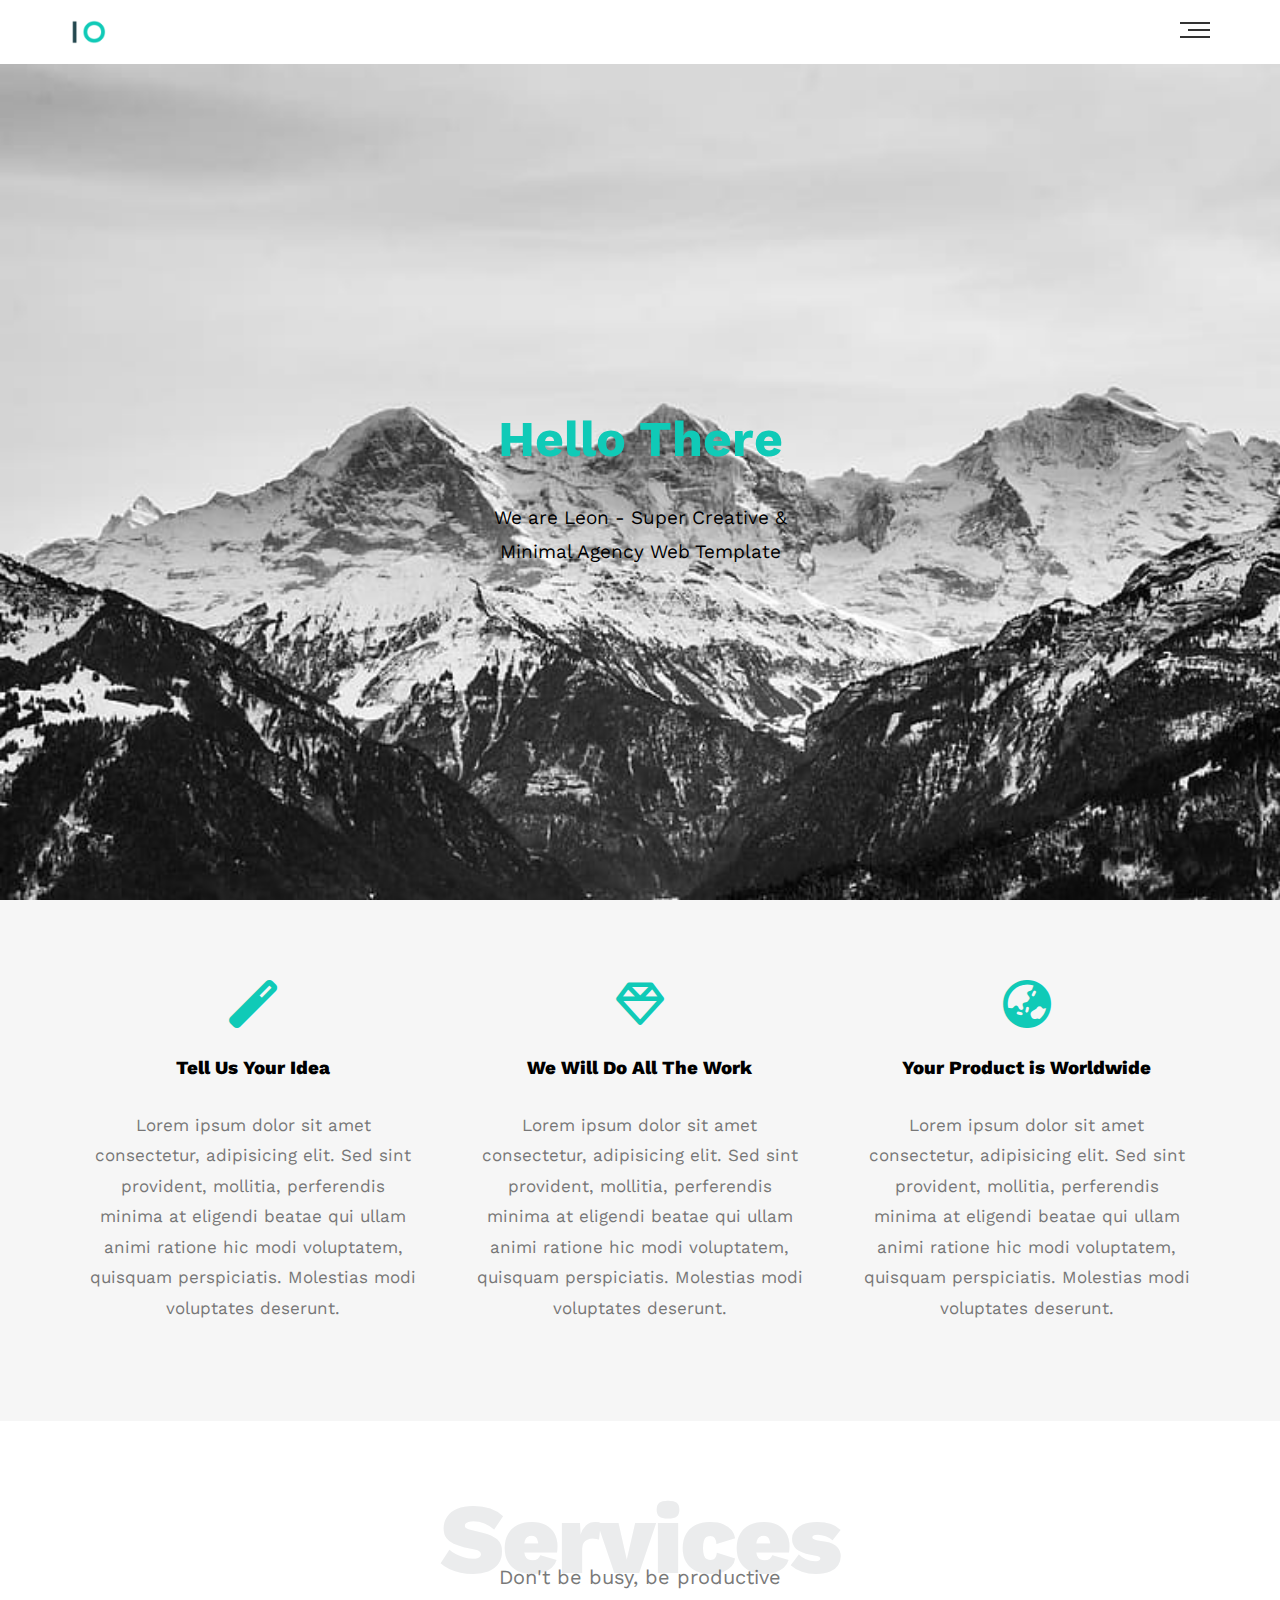
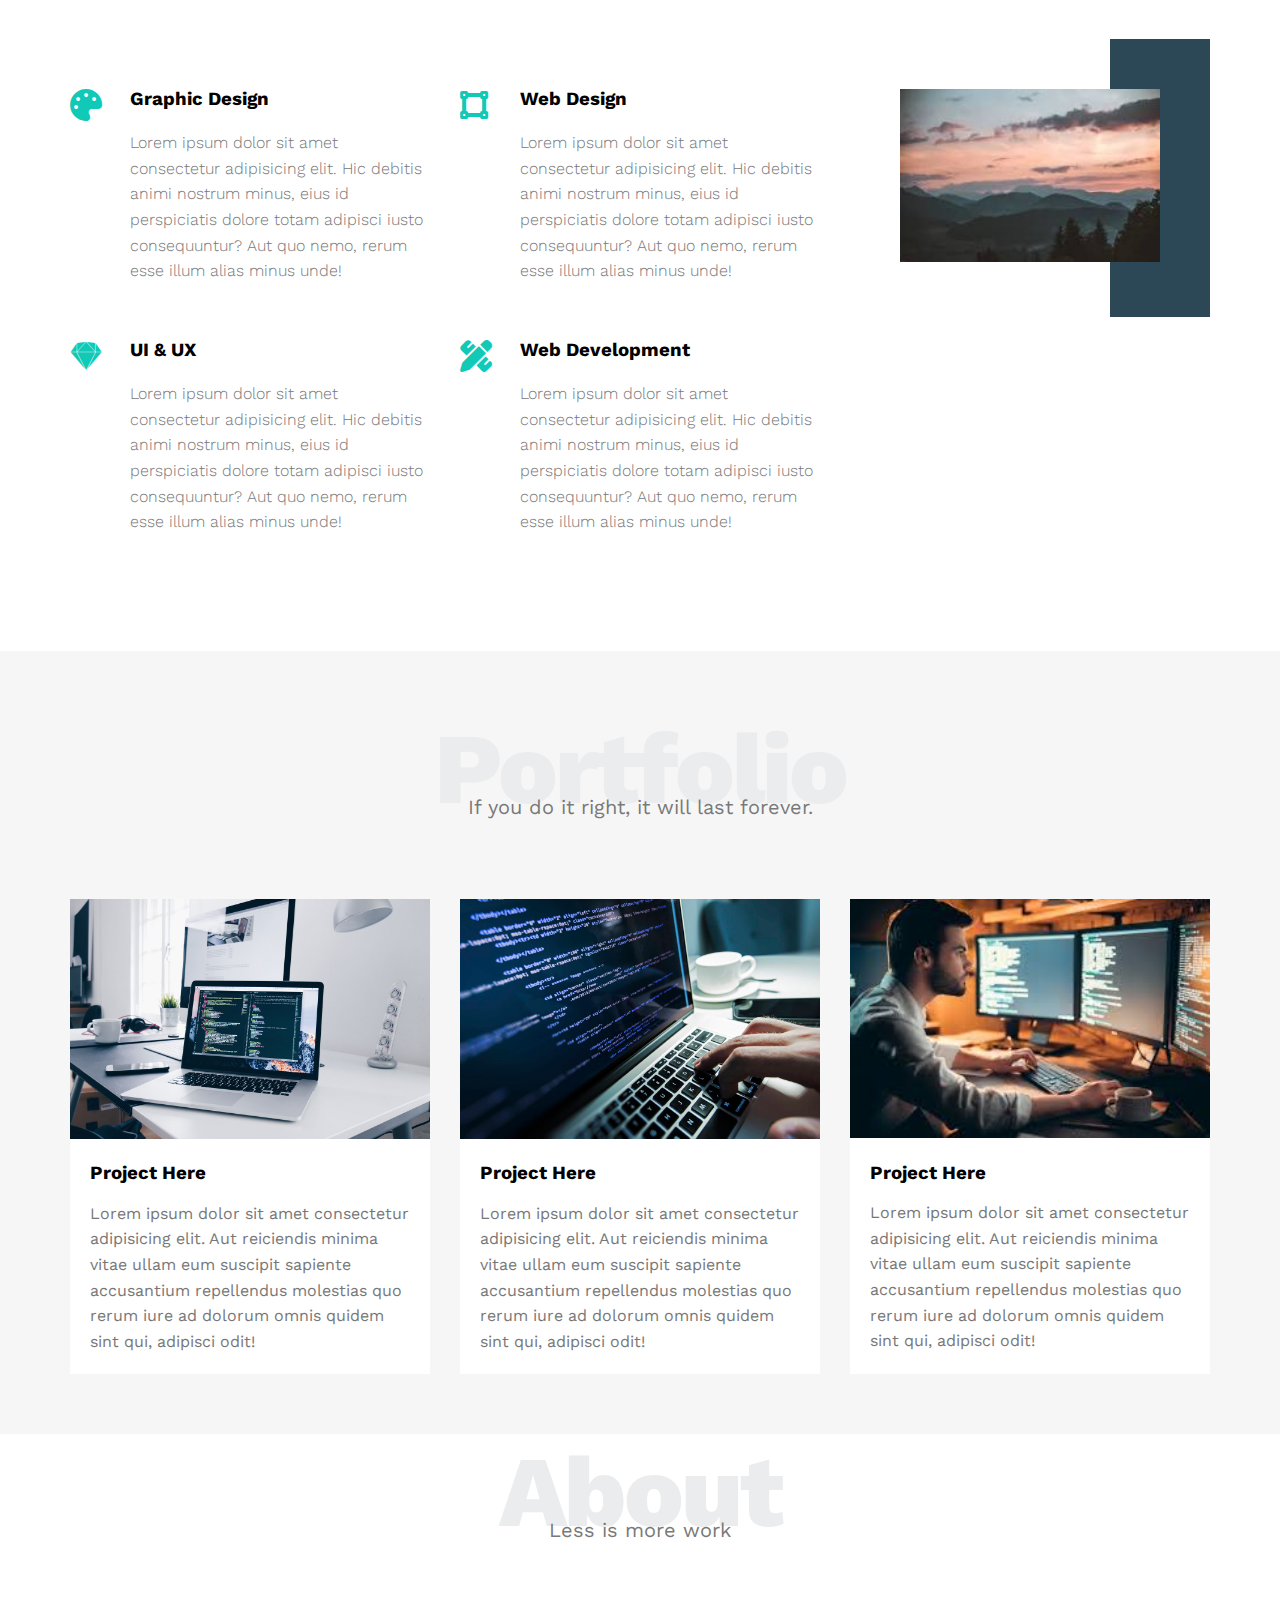
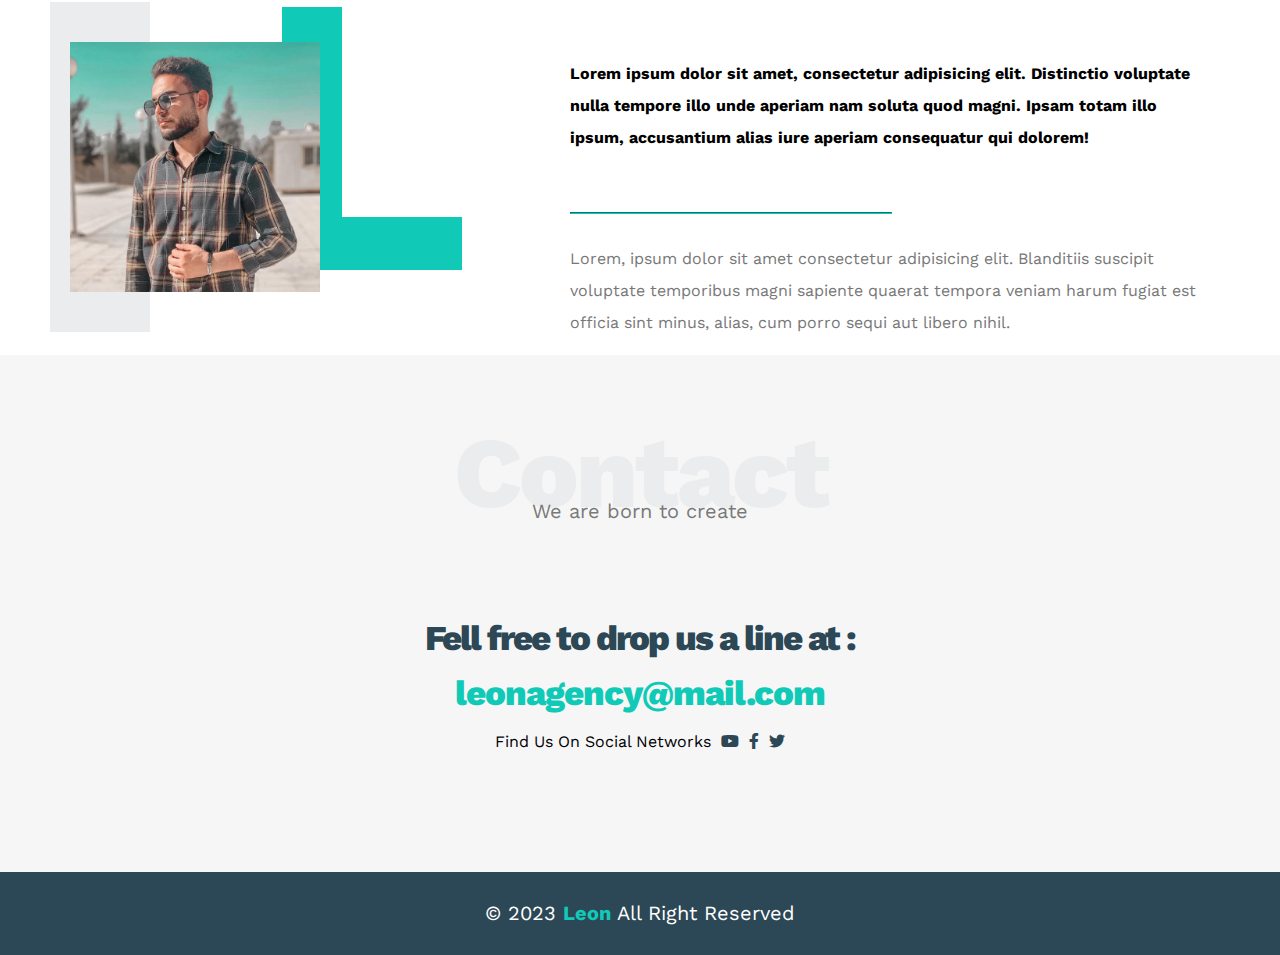
<file: HTML And CSS Design 1/index.html>
<!DOCTYPE html>
<html lang="en">
<head>
    <meta charset="UTF-8">
    <meta http-equiv="X-UA-Compatible" content="IE=edge">
    <meta name="viewport" content="width=device-width, initial-scale=1.0">
    <title>Template One | Leon</title>
    <!--Main Template CSS File-->
    <link rel="stylesheet" href="css/leon.css">
    <!--Render All Elements Normally-->
    <link rel="stylesheet" href="css/normalize.css">
    <!--Font Awesome Library-->
    <link rel="stylesheet" href="css/all.min.css">
    <!--Google Fonts-->
    <link rel="preconnect" href="https://fonts.googleapis.com">
<link rel="preconnect" href="https://fonts.gstatic.com" crossorigin>
<link href="https://fonts.googleapis.com/css2?family=Poppins:ital,wght@0,100;0,200;0,300;0,400;0,500;0,600;0,700;0,800;0,900;1,100;1,200;1,300;1,400;1,500;1,600;1,700;1,800;1,900&family=Work+Sans:wght@200;300;400;500;600;700;800&display=swap" 
rel="stylesheet">
</head>
<body>
    <!--Start Header-->
    <div class="header">
        <div class="container">
            <img class="logo" src="images/logo.png" alt="">
            <div class="links">
                <span class="icon">
                    <span></span>
                    <span></span>
                    <span></span>
                </span>
                <ul>
                    <li><a href="#services">Services</a></li>
                    <li><a href="#portfolio">Portfolio</a></li>
                    <li><a href="#about">About</a></li>
                    <li><a href="#contact">Contact</a></li>
                </ul>
            </div>
        </div>
    </div>
    <!--End Header-->

    <!--Start Landing Section-->
    <div class="landing">
        <div class="intro-text">
            <h1>Hello There</h1>
            <p>We are Leon - Super Creative & Minimal Agency Web Template</p>
        </div>
    </div>
    <!--End Landing Section-->

    <!--Start Features-->
    <div class="features">
        <div class="container">
            <div class="feat">
                <i class="fas fa-magic fa-3x"></i>
                <h3>Tell Us Your Idea</h3>
                <p>Lorem ipsum dolor sit amet consectetur, adipisicing elit. Sed sint provident, mollitia, perferendis minima at eligendi beatae qui ullam animi ratione hic modi voluptatem, quisquam perspiciatis. Molestias modi voluptates deserunt.</p>
            </div>
            <div class="feat">
                <i class="far fa-gem fa-3x"></i>
                <h3>We Will Do All The Work</h3>
                <p>Lorem ipsum dolor sit amet consectetur, adipisicing elit. Sed sint provident, mollitia, perferendis minima at eligendi beatae qui ullam animi ratione hic modi voluptatem, quisquam perspiciatis. Molestias modi voluptates deserunt.</p>
            </div>
            <div class="feat">
                <i class="fas fa-globe-asia fa-3x"></i>
                <h3>Your Product is Worldwide</h3>
                <p>Lorem ipsum dolor sit amet consectetur, adipisicing elit. Sed sint provident, mollitia, perferendis minima at eligendi beatae qui ullam animi ratione hic modi voluptatem, quisquam perspiciatis. Molestias modi voluptates deserunt.</p>
            </div>
        </div>
    </div>
    <!--End Features-->
    
    <!--Start Services-->
    <div class="services" id="services">
        <div class="container">
            <h2 class="special-heading">Services</h2>
            <p>Don't be busy, be productive</p>
            <div class="services-content">
                <div class="columm">
                    <!--Start Service-->
                    <div class="service">
                        <i class="fas fa-palette fa-2x"></i>
                        <div class="text">
                            <h3>Graphic Design</h3>
                            <p>
                                Lorem ipsum dolor sit amet consectetur adipisicing elit. Hic debitis animi nostrum minus, eius id perspiciatis dolore totam adipisci iusto consequuntur? Aut quo nemo, rerum esse illum alias minus unde!
                            </p>
                        </div>
                    </div>
                    <div class="service">
                        <i class="fab fa-sketch fa-2x"></i>
                        <div class="text">
                            <h3>UI & UX</h3>
                            <p>
                                Lorem ipsum dolor sit amet consectetur adipisicing elit. Hic debitis animi nostrum minus, eius id perspiciatis dolore totam adipisci iusto consequuntur? Aut quo nemo, rerum esse illum alias minus unde!
                            </p>
                        </div>
                    </div>
                    <!--End Service-->
                </div>
                <div class="columm">
                    <!--Start Service-->
                    <div class="service">
                        <i class="fas fa-vector-square fa-2x"></i>
                        <div class="text">
                            <h3>Web Design</h3>
                            <p>
                                Lorem ipsum dolor sit amet consectetur adipisicing elit. Hic debitis animi nostrum minus, eius id perspiciatis dolore totam adipisci iusto consequuntur? Aut quo nemo, rerum esse illum alias minus unde!
                            </p>
                        </div>
                    </div>
                    <div class="service">
                        <i class="fas fa-pencil-ruler fa-2x"></i>
                        <div class="text">
                            <h3>Web Development</h3>
                            <p>
                                Lorem ipsum dolor sit amet consectetur adipisicing elit. Hic debitis animi nostrum minus, eius id perspiciatis dolore totam adipisci iusto consequuntur? Aut quo nemo, rerum esse illum alias minus unde!
                            </p>
                        </div>
                    </div>
                    <!--End Service-->
                </div>
                <div class="columm">
                    <div class="image image-col">
                        <img src="images/services.jpg" alt="">
                    </div>
                </div>
            </div>
        </div>
    </div>
    <!--End Services-->

    <!--Start Portfolio-->
    <div class="portfolio" id="portfolio">
        <div class="container">
            <h2 class="special-heading">Portfolio</h2>
            <p>If you do it right, it will last forever.</p>
            <div class="portfolio-content">
                <div class="card">
                    <img src="images/portfolio-1.jpg" alt="">
                    <div class="info">
                        <h3>Project Here</h3>
                        <p>Lorem ipsum dolor sit amet consectetur adipisicing elit. Aut reiciendis minima vitae ullam eum suscipit sapiente accusantium repellendus molestias quo rerum iure ad dolorum omnis quidem sint qui, adipisci odit!</p>
                    </div>
                </div>
                <div class="card">
                    <img src="images/portfolio-2.jpg" alt="">
                    <div class="info">
                        <h3>Project Here</h3>
                        <p>Lorem ipsum dolor sit amet consectetur adipisicing elit. Aut reiciendis minima vitae ullam eum suscipit sapiente accusantium repellendus molestias quo rerum iure ad dolorum omnis quidem sint qui, adipisci odit!</p>
                    </div>
                </div>
                <div class="card">
                    <img src="images/portfolio-3.jpg" alt="">
                    <div class="info">
                        <h3>Project Here</h3>
                        <p>Lorem ipsum dolor sit amet consectetur adipisicing elit. Aut reiciendis minima vitae ullam eum suscipit sapiente accusantium repellendus molestias quo rerum iure ad dolorum omnis quidem sint qui, adipisci odit!</p>
                    </div>
                </div>
            </div>
        </div>
    </div>
    <!--End Portfolio-->

    <!--Start About-->
    <div class="about" id="about">
        <div class="container">
            <h2 class="special-heading">About</h2>
            <p>Less is more work</p>
            <div class="about-content">
                <div class="image">
                    <img src="images/me.jpg" alt="">
                </div>
                <div class="text">
                    <p>Lorem ipsum dolor sit amet, consectetur adipisicing elit. Distinctio voluptate nulla tempore illo unde aperiam nam soluta quod magni. Ipsam totam illo ipsum, accusantium alias iure aperiam consequatur qui dolorem!</p>
                    <hr>
                    <p>Lorem, ipsum dolor sit amet consectetur adipisicing elit. Blanditiis suscipit voluptate temporibus magni sapiente quaerat tempora veniam harum fugiat est officia sint minus, alias, cum porro sequi aut libero nihil.</p>
                </div>
            </div>
        </div>
    </div>
    <!--End About-->

    <!--Start Contact-->
    <div class="contact" id="contact">
        <div class="container">
            <h2 class="special-heading">Contact</h2>
            <p>We are born to create</p>
            <div class="info">
                <p class="label">Fell free to drop us a line at : </p>
                <a href="mailto:leonagency@mail.com?subject=Contact" class="link">
                    leonagency@mail.com</a>
                <div class="social">
                    Find Us On Social Networks
                    <i class="fab fa-youtube"></i>
                    <i class="fab fa-facebook-f"></i>
                    <i class="fab fa-twitter"></i>
                </div>
            </div>
        </div>
    </div>
    <!--End Contact-->

    <!--Start Footer-->
    <div class="footer">
        &copy; 2023 <span>Leon</span> All Right Reserved</div>
    <!--End Footer-->
</body>
</html>
</file>
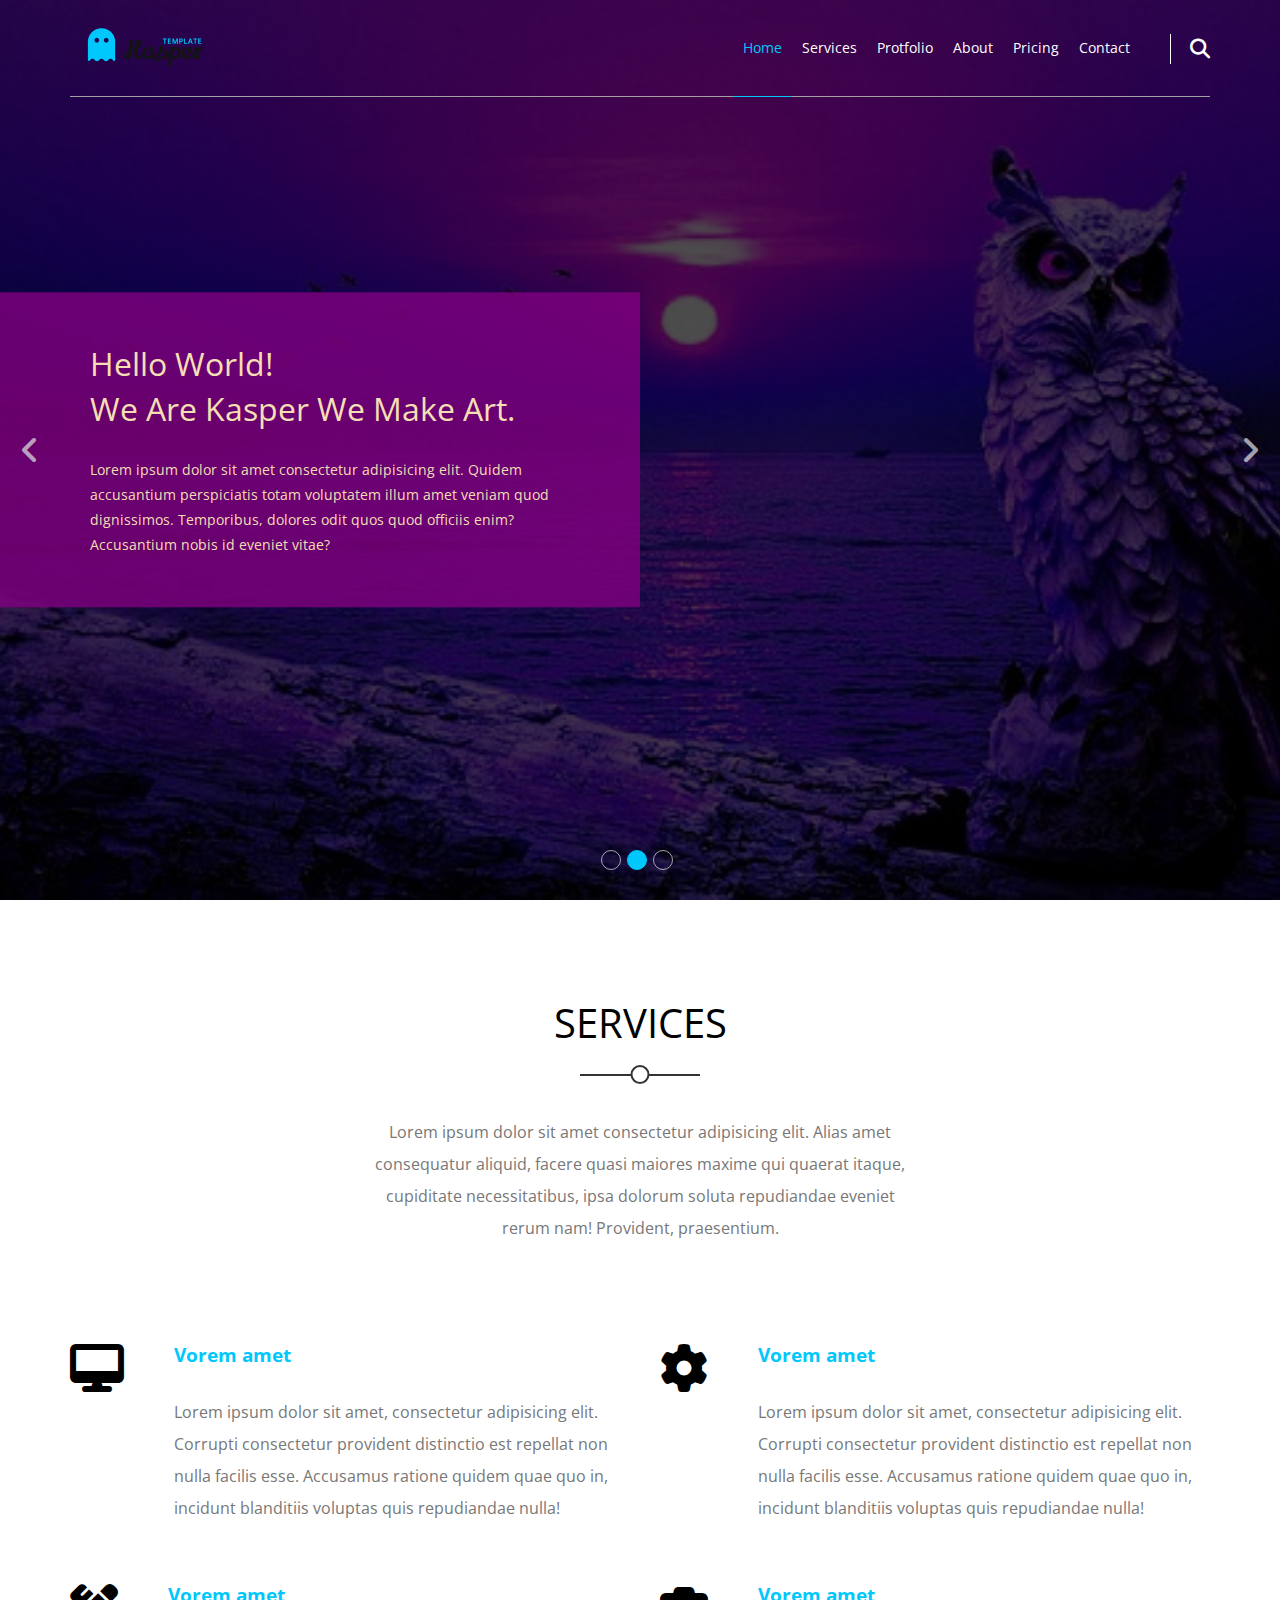
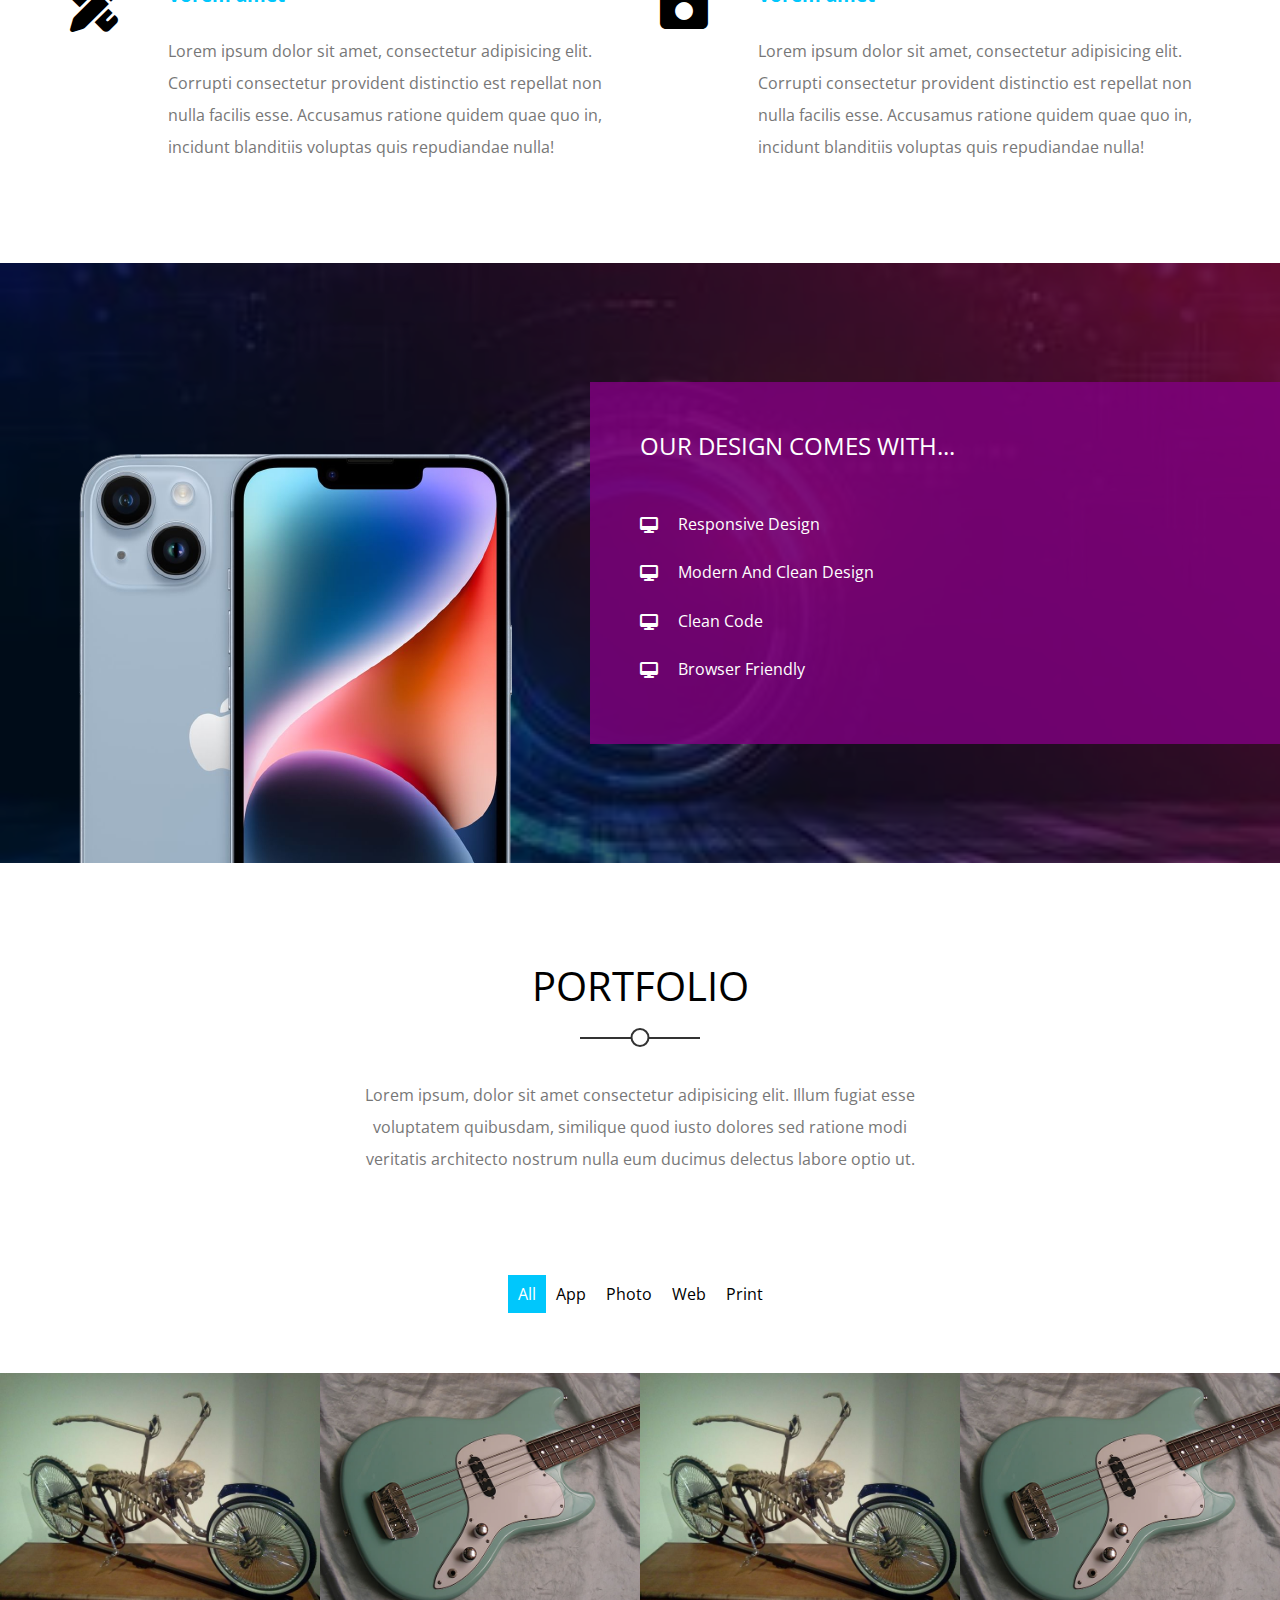
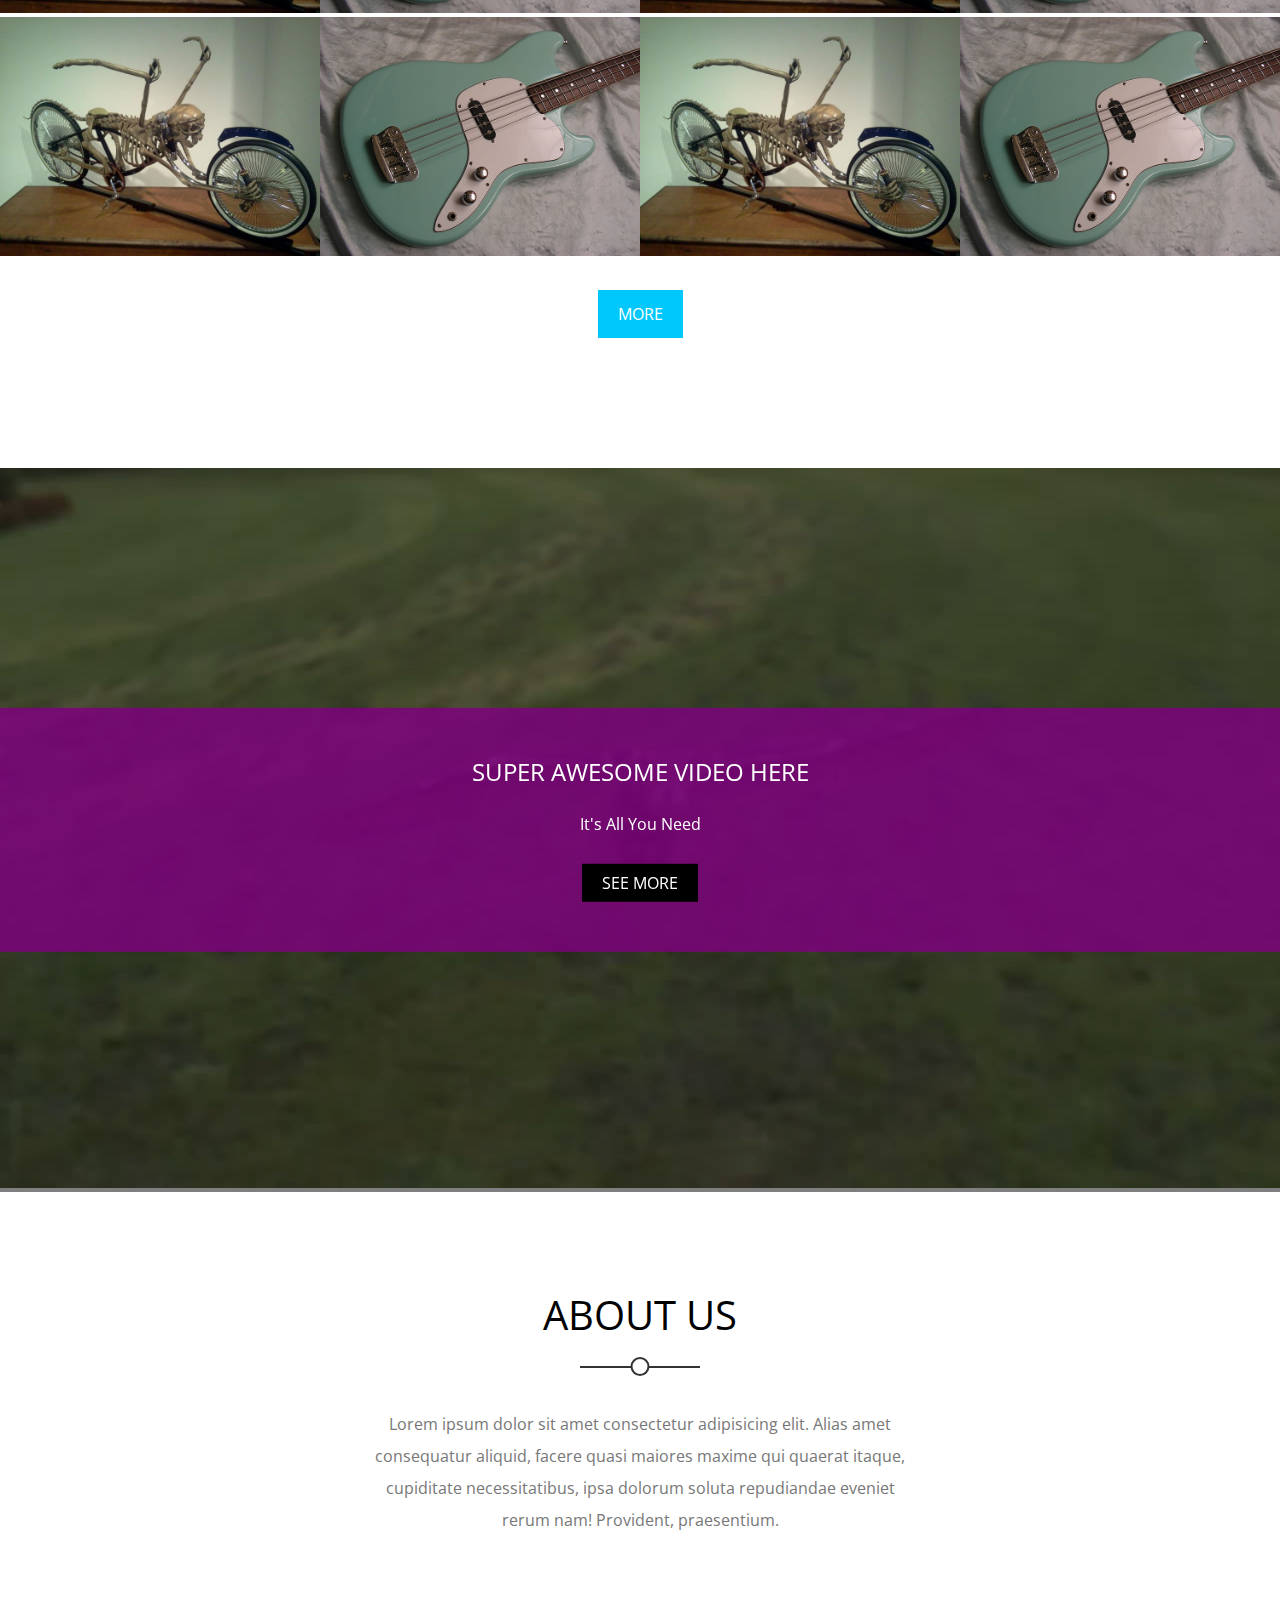
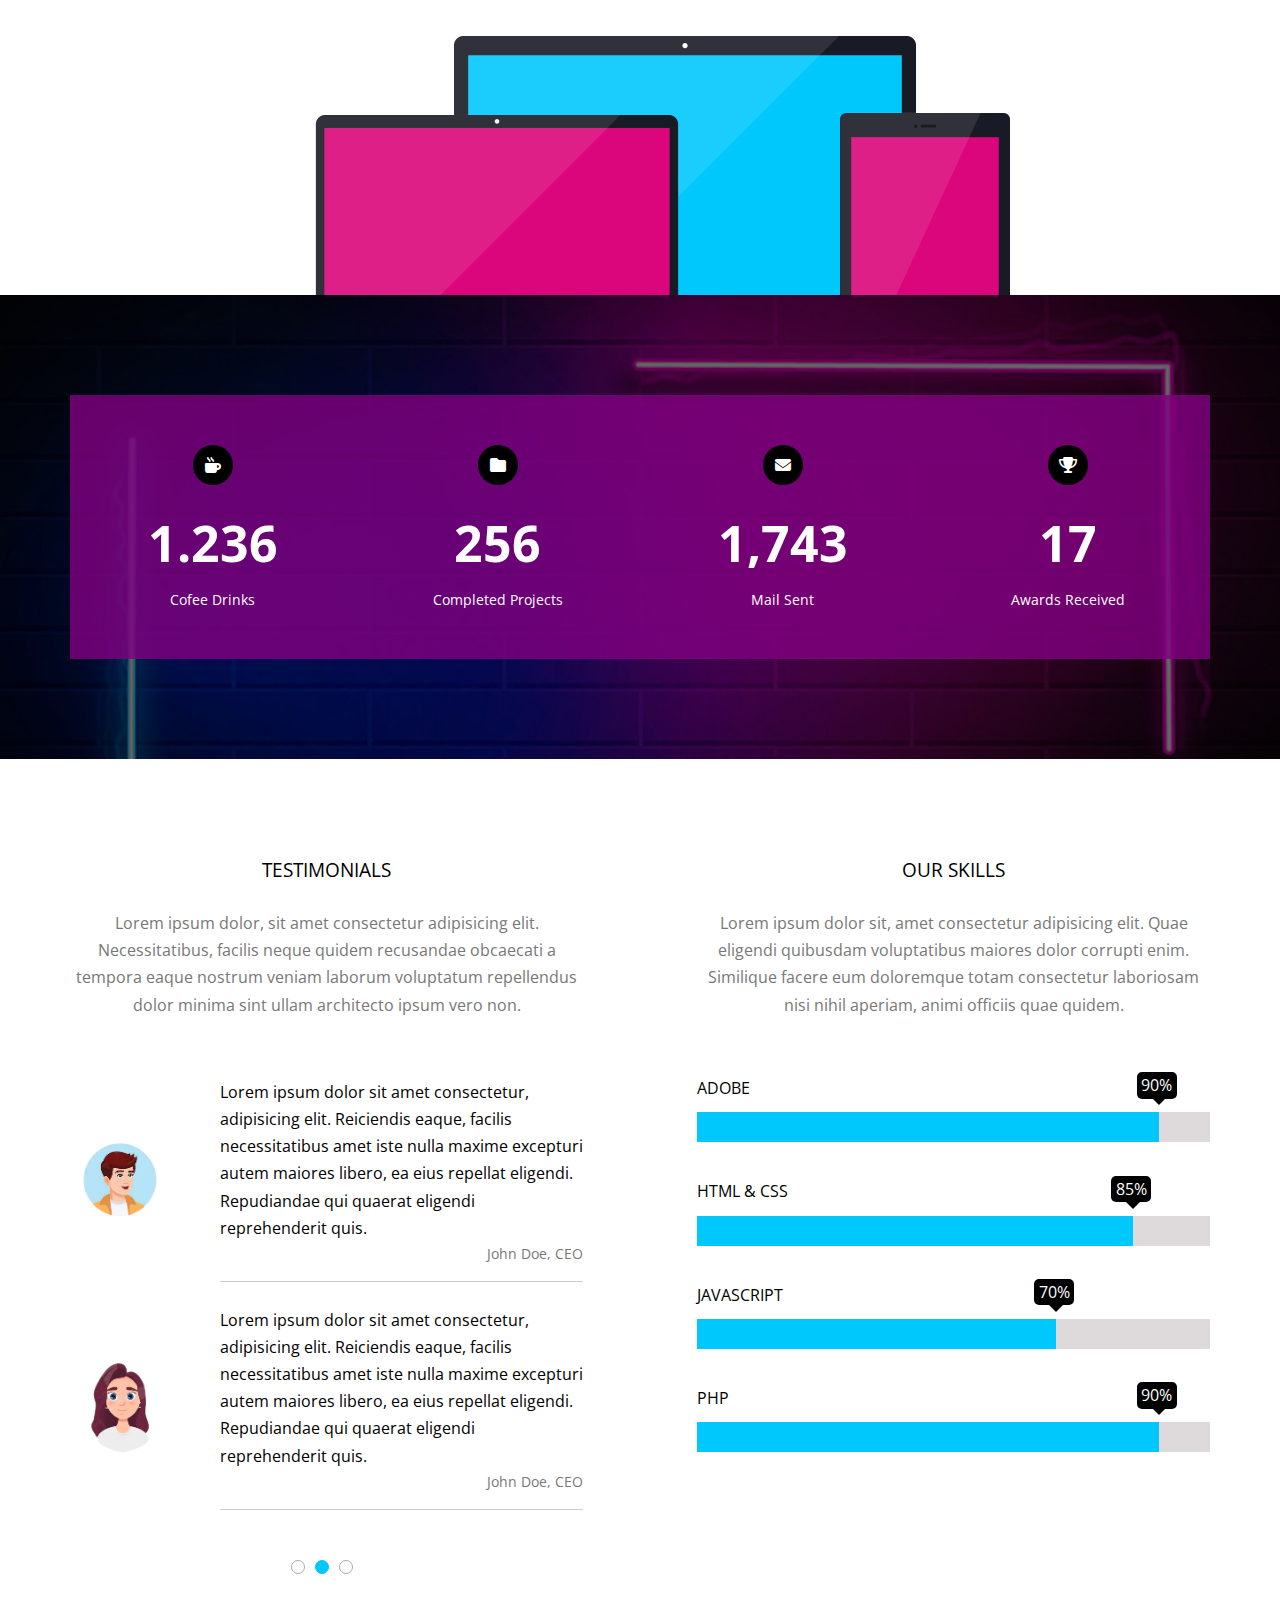
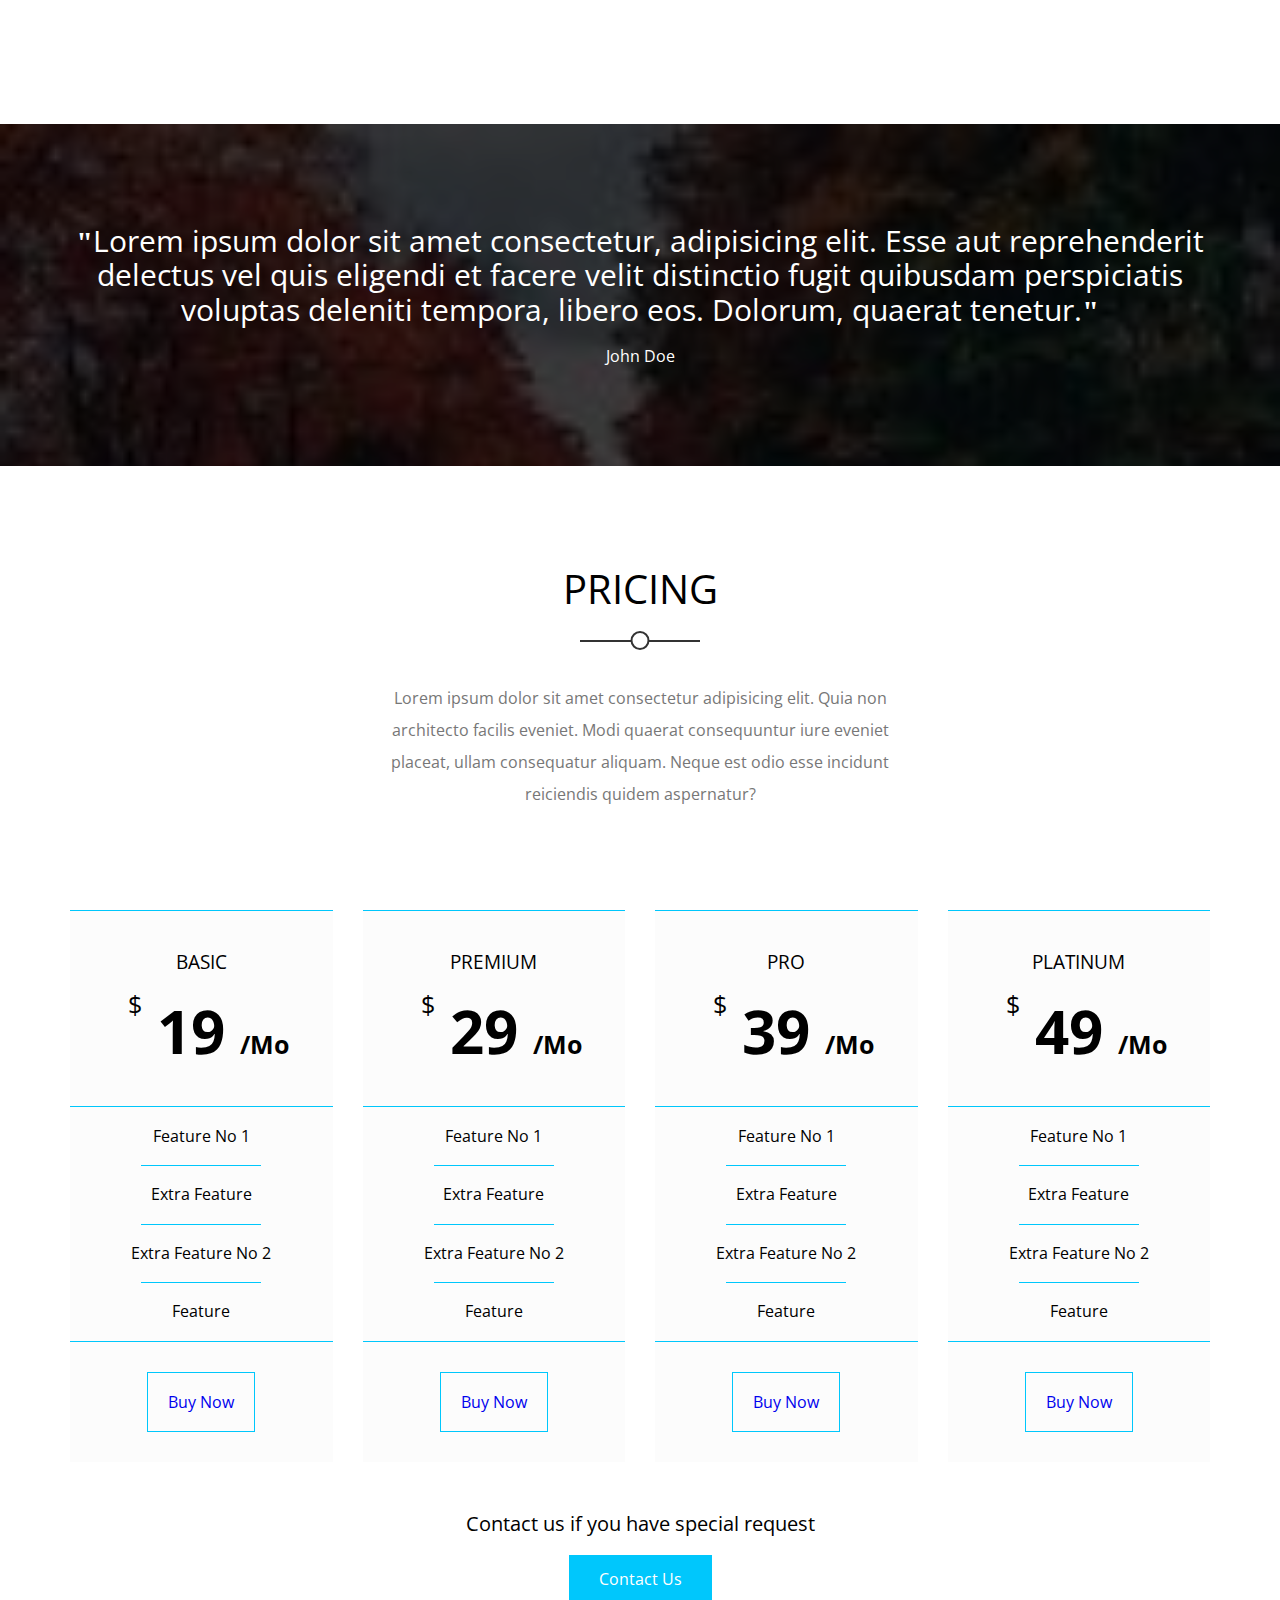
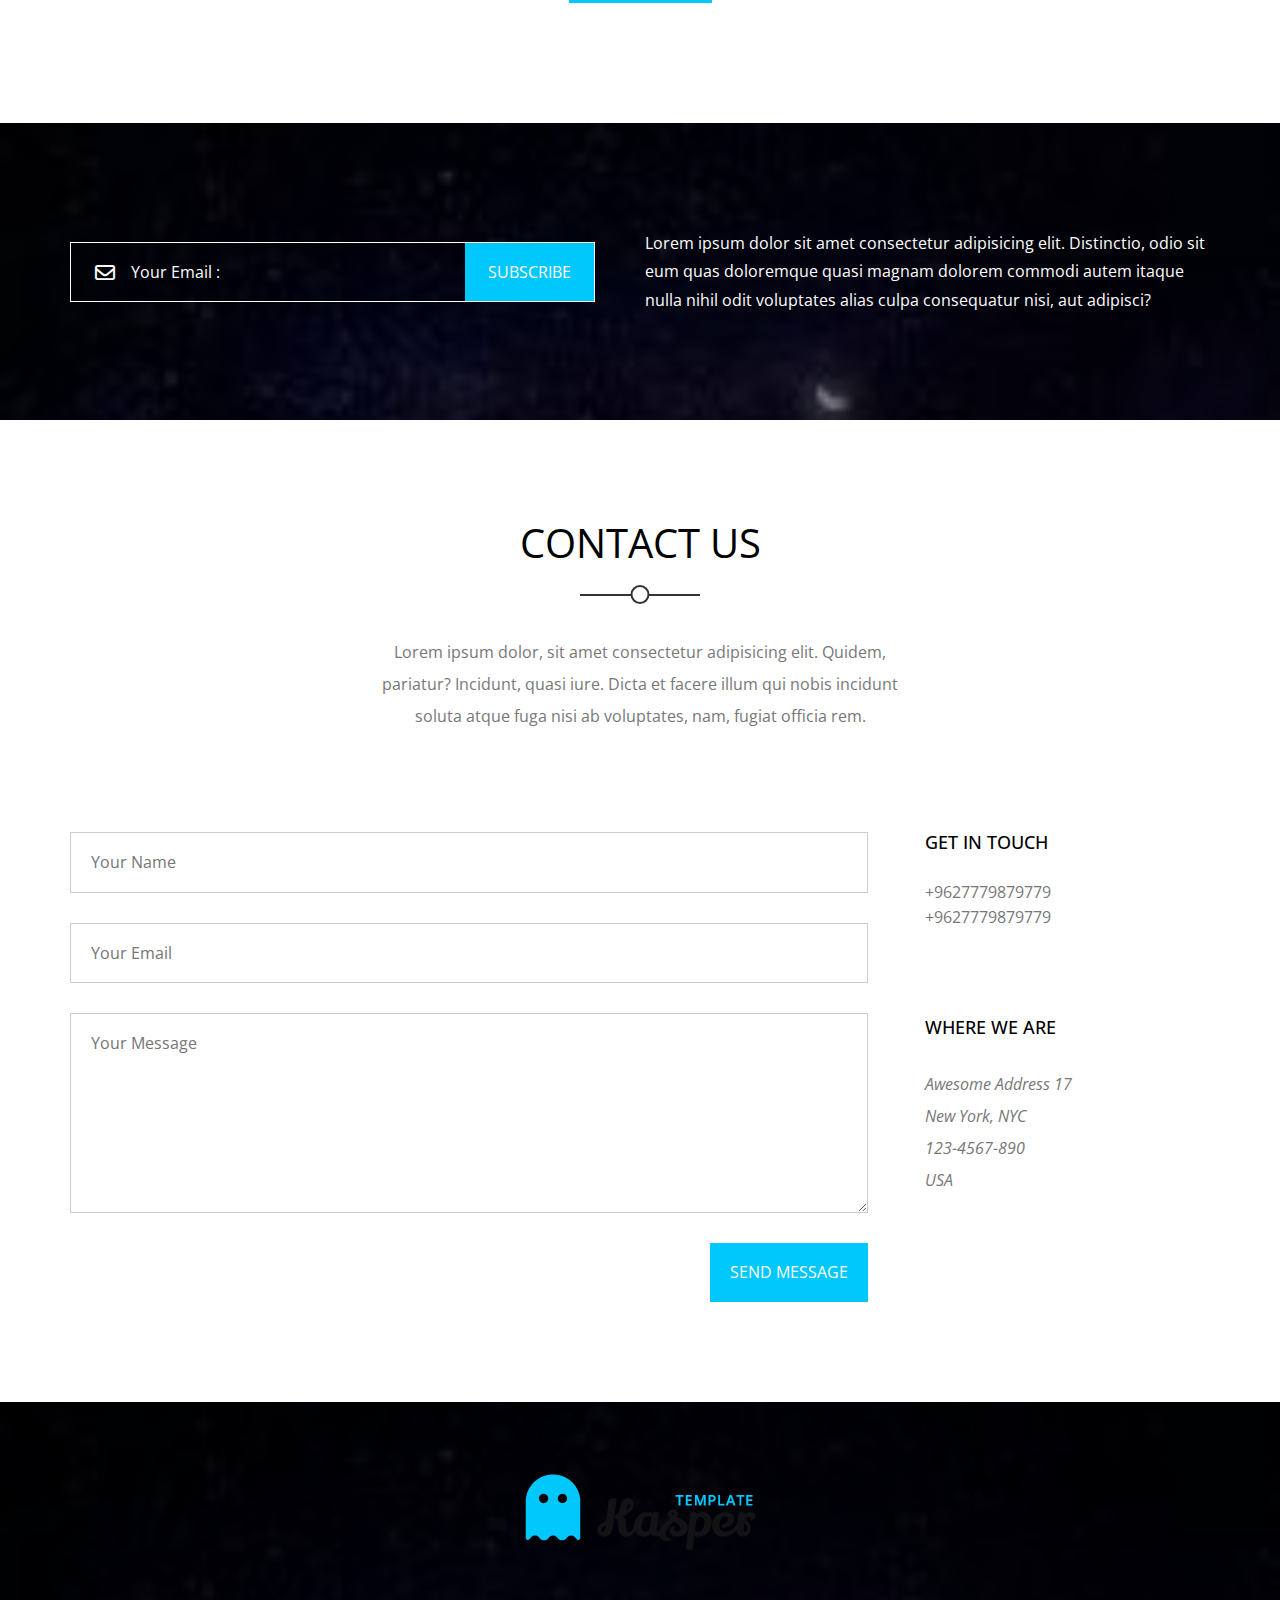
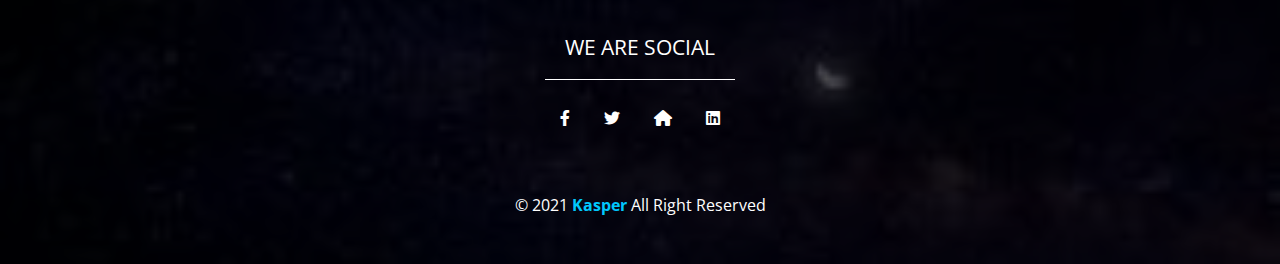
<file: HTML And CSS Design 2/index.html>
<!DOCTYPE html>
<html lang="en">
<head>
    <meta charset="UTF-8">
    <meta http-equiv="X-UA-Compatible" content="IE=edge">
    <meta name="viewport" content="width=device-width, initial-scale=1.0">
    <title>Kasper | Template Two</title>
    <!--Render All Elements Normally-->
    <link rel="stylesheet" href="css/normalize.css">
    <!--Font Awesome Library-->
    <link rel="stylesheet" href="css/all.min.css">
    <!--Main Template CSS File-->
    <link rel="stylesheet" href="css/kasper.css">
    <!--Google Fonts-->
    <link rel="preconnect" href="https://fonts.googleapis.com">
    <!--<link rel="preconnect" href="https://fonts.gstatic.com" crossorigin>-->
    <link href="https://fonts.googleapis.com/css2?family=Open+Sans:wght@400;700&display=swap" rel="stylesheet">
</head>
<body>
    <!--Start Header-->
    <header>
        <div class="container">
            <a href="#" class="logo">
                <img src="images/logo.png" alt="Logo">
            </a>
            <nav>
                <i class="fas fa-bars toggle-menu"></i>
                <ul>
                    <li><a class="active" href="#">Home</a></li>
                    <li><a href="#">Services</a></li>
                    <li><a href="#">Protfolio</a></li>
                    <li><a href="#">About</a></li>
                    <li><a href="#">Pricing</a></li>
                    <li><a href="#">Contact</a></li>
                </ul>
                <div class="form">
                    <i class="fas fa-search"></i>
                </div>
            </nav>
        </div>
    </header>
    <!--End Header-->

    <!--Start Landing-->
    <div class="landing">
        <div class="overlay"></div>
        <div class="text">
            <div class="content">
                <h2>
                    Hello World!<br>
                    We Are Kasper We Make Art.
                </h2>
                <p>Lorem ipsum dolor sit amet consectetur adipisicing elit. Quidem accusantium perspiciatis totam voluptatem illum amet veniam quod dignissimos. Temporibus, dolores odit quos quod officiis enim? Accusantium nobis id eveniet vitae?</p>
            </div>
        </div>
        <i class="fas fa-angle-left change-background fa-2x"></i>
        <i class="fas fa-angle-right change-background fa-2x"></i>
        <ul class="bullets">
            <li></li>
            <li class="active"></li>
            <li></li>
        </ul>
    </div>
    <!--End Landing-->

    <!--Start Services-->
    <div class="services">
        <div class="container">
            <div class="main-heading">
                <h2>Services</h2>
                <p>Lorem ipsum dolor sit amet consectetur adipisicing elit. Alias amet consequatur aliquid, facere quasi maiores maxime qui quaerat itaque, cupiditate necessitatibus, ipsa dolorum soluta repudiandae eveniet rerum nam! Provident, praesentium.</p>
            </div>
            <div class="services-container">
                <div class="serve-box">
                    <i class="fas fa-desktop fa-3x"></i>
                    <div class="text">
                        <h3>Vorem amet</h3>
                        <p>Lorem ipsum dolor sit amet, consectetur adipisicing elit. Corrupti consectetur provident distinctio est repellat non nulla facilis esse. Accusamus ratione quidem quae quo in, incidunt blanditiis voluptas quis repudiandae nulla!</p>
                    </div>
                </div>
                <div class="serve-box">
                    <i class="fas fa-cog fa-3x"></i>
                    <div class="text">
                        <h3>Vorem amet</h3>
                        <p>Lorem ipsum dolor sit amet, consectetur adipisicing elit. Corrupti consectetur provident distinctio est repellat non nulla facilis esse. Accusamus ratione quidem quae quo in, incidunt blanditiis voluptas quis repudiandae nulla!</p>
                    </div>
                </div>
                <div class="serve-box">
                    <i class="fas fa-pencil-ruler fa-3x"></i>
                    <div class="text">
                        <h3>Vorem amet</h3>
                        <p>Lorem ipsum dolor sit amet, consectetur adipisicing elit. Corrupti consectetur provident distinctio est repellat non nulla facilis esse. Accusamus ratione quidem quae quo in, incidunt blanditiis voluptas quis repudiandae nulla!</p>
                    </div>
                </div>
                <div class="serve-box">
                    <i class="fas fa-camera fa-3x"></i>
                    <div class="text">
                        <h3>Vorem amet</h3>
                        <p>Lorem ipsum dolor sit amet, consectetur adipisicing elit. Corrupti consectetur provident distinctio est repellat non nulla facilis esse. Accusamus ratione quidem quae quo in, incidunt blanditiis voluptas quis repudiandae nulla!</p>
                    </div>
                </div>
            </div>
        </div>
    </div>
    <!--End Services-->

    <!--Start Design-->
    <div class="design">
        <div class="image">
            <img src="images/mobile.png" alt="Mobile">
        </div>
        <div class="text">
            <h2>Our Design Comes With...</h2>
            <ul>
                <li>Responsive Design</li>
                <li>Modern And Clean Design</li>
                <li>Clean Code</li>
                <li>Browser Friendly</li>
            </ul>
        </div>
    </div>
    <!--End Design-->

    <!--Start Portfolio-->
    <div class="portfolio">
        <div class="container">
            <div class="main-heading">
                <h2>Portfolio</h2>
                <p>Lorem ipsum, dolor sit amet consectetur adipisicing elit. Illum fugiat esse voluptatem quibusdam, similique quod iusto dolores sed ratione modi veritatis architecto nostrum nulla eum ducimus delectus labore optio ut.</p>
            </div>
            <ul class="shuffle">
                <li class="active">All</li>
                <li>App</li>
                <li>Photo</li>
                <li>Web</li>
                <li>Print</li>
            </ul>
        </div>
        <div class="imgs-container">
            <div class="box">
                <img src="images/shuffle-01.jpg" alt="Photo">
                <div class="caption">
                    <h4>Awesome Image</h4>
                    <p>Photography</p>
                </div>
            </div>
            <div class="box">
                <img src="images/shuffle-02.jpg" alt="Photo">
                <div class="caption">
                    <h4>Awesome Image</h4>
                    <p>Photography</p>
                </div>
            </div>
            <div class="box">
                <img src="images/shuffle-01.jpg" alt="Photo">
                <div class="caption">
                    <h4>Awesome Image</h4>
                    <p>Photography</p>
                </div>
            </div>
            <div class="box">
                <img src="images/shuffle-02.jpg" alt="Photo">
                <div class="caption">
                    <h4>Awesome Image</h4>
                    <p>Photography</p>
                </div>
            </div>
            <div class="box">
                <img src="images/shuffle-01.jpg" alt="Photo">
                <div class="caption">
                    <h4>Awesome Image</h4>
                    <p>Photography</p>
                </div>
            </div>
            <div class="box">
                <img src="images/shuffle-02.jpg" alt="Photo">
                <div class="caption">
                    <h4>Awesome Image</h4>
                    <p>Photography</p>
                </div>
            </div>
            <div class="box">
                <img src="images/shuffle-01.jpg" alt="Photo">
                <div class="caption">
                    <h4>Awesome Image</h4>
                    <p>Photography</p>
                </div>
            </div>
            <div class="box">
                <img src="images/shuffle-02.jpg" alt="Photo">
                <div class="caption">
                    <h4>Awesome Image</h4>
                    <p>Photography</p>
                </div>
            </div>
        </div>
        <a href="#" class="more">More</a>
    </div>
    <!--End Portfolio-->

    <!--Start Video-->
    <div class="video">
        <video autoplay muted loop>
            <source src="images/video1.mp4" type="video/mp4">
        </video>
        <div class="text">
            <h2>Super Awesome Video Here</h2>
            <p>It's All You Need</p>
            <button>See More</button>
        </div>
    </div>
    <!--End Video-->

    <!--Start About-->
    <div class="about">
        <div class="container">
            <div class="main-heading">
                <h2>About Us</h2>
                <p>Lorem ipsum dolor sit amet consectetur adipisicing elit. Alias amet consequatur aliquid, facere quasi maiores maxime qui quaerat itaque, cupiditate necessitatibus, ipsa dolorum soluta repudiandae eveniet rerum nam! Provident, praesentium.</p>
            </div>
            <img src="images/about.png" alt="">
        </div>
    </div>
    <!--End About-->

    <!--Start Stats-->
    <div class="stats">
        <div class="container">
            <div class="box">
                <i class="fas fa-mug-hot"></i>
                <div class="number">1.236</div>
                <p>Cofee Drinks</p>
            </div>
            <div class="box">
                <i class="fas fa-folder"></i>
                <div class="number">256</div>
                <p>Completed Projects</p>
            </div>
            <div class="box">
                <i class="fas fa-envelope"></i>
                <div class="number">1,743</div>
                <p>Mail Sent</p>
            </div>
            <div class="box">
                <i class="fas fa-trophy"></i>
                <div class="number">17</div>
                <p>Awards Received</p>
            </div>
        </div>
    </div>
    <!--End Stats-->

    <!--Start Skills-->
    <div class="skills">
        <div class="container">
            <div class="testimonials">
                <h3>Testimonials</h3>
                <p>Lorem ipsum dolor, sit amet consectetur adipisicing elit. Necessitatibus, facilis neque quidem recusandae obcaecati a tempora eaque nostrum veniam laborum voluptatum repellendus dolor minima sint ullam architecto ipsum vero non.</p>
                <div class="content">
                    <img src="images/skills0.png" alt="">
                    <div class="text">
                        Lorem ipsum dolor sit amet consectetur, adipisicing elit. Reiciendis eaque, facilis necessitatibus amet iste nulla maxime excepturi autem maiores libero, ea eius repellat eligendi. Repudiandae qui quaerat eligendi reprehenderit quis.
                        <p>John Doe, CEO</p>
                    </div>
                </div>
                <div class="content">
                    <img src="images/skills1.png" alt="">
                    <div class="text">
                        Lorem ipsum dolor sit amet consectetur, adipisicing elit. Reiciendis eaque, facilis necessitatibus amet iste nulla maxime excepturi autem maiores libero, ea eius repellat eligendi. Repudiandae qui quaerat eligendi reprehenderit quis.
                        <p>John Doe, CEO</p>
                    </div>
                </div>
                <ul class="bullets">
                    <li></li>
                    <li class="active"></li>
                    <li></li>
                </ul>    
            </div>

            <div class="our-skills">
                <h3>Our Skills</h3>
                <p>Lorem ipsum dolor sit, amet consectetur adipisicing elit. Quae eligendi quibusdam voluptatibus maiores dolor corrupti enim. Similique facere eum doloremque totam consectetur laboriosam nisi nihil aperiam, animi officiis quae quidem.</p>
                <div class="brog-holder">
                    <h4>Adobe</h4>
                    <div class="prog">
                        <span style="width: 90%;" data-progress="90%"></span>
                    </div>
                </div>
                <div class="brog-holder">
                    <h4>Html &amp; Css</h4>
                    <div class="prog">
                        <span style="width: 85%;" data-progress="85%"></span>
                    </div>
                </div>
                <div class="brog-holder">
                    <h4>JavaScript</h4>
                    <div class="prog">
                        <span style="width: 70%;" data-progress="70%"></span>
                    </div>
                </div>
                <div class="brog-holder">
                    <h4>Php</h4>
                    <div class="prog">
                        <span style="width: 90%;" data-progress="90%"></span>
                    </div>
                </div>
            </div>
        </div>
    </div>
    <!--End Skills-->

    <!--Start Quote-->
    <div class="quote">
        <div class="container">
            <q>Lorem ipsum dolor sit amet consectetur, adipisicing elit. Esse aut reprehenderit delectus vel quis eligendi et facere velit distinctio fugit quibusdam perspiciatis voluptas deleniti tempora, libero eos. Dolorum, quaerat tenetur.</q>
            <span>John Doe</span>
        </div>
    </div>
    <!--End Quote-->

    <!--Start Pricing-->
    <div class="pricing">
        <div class="container">
            <div class="main-heading">
                <h2>Pricing</h2>
                <p>Lorem ipsum dolor sit amet consectetur adipisicing elit. Quia non architecto facilis eveniet. Modi quaerat consequuntur iure eveniet placeat, ullam consequatur aliquam. Neque est odio esse incidunt reiciendis quidem aspernatur?</p>
            </div>
            <div class="plans">
                <div class="plan">
                    <div class="head">
                        <h3>Basic</h3>
                        <span>19</span>
                    </div>
                    <ul>
                        <li>Feature No 1</li>
                        <li>Extra Feature</li>
                        <li>Extra Feature No 2</li>
                        <li>Feature</li>
                    </ul>
                    <div class="foot">
                        <a href="#">Buy Now</a>
                    </div>
                </div>
                <div class="plan">
                    <div class="head">
                        <h3>Premium</h3>
                        <span>29</span>
                    </div>
                    <ul>
                        <li>Feature No 1</li>
                        <li>Extra Feature</li>
                        <li>Extra Feature No 2</li>
                        <li>Feature</li>
                    </ul>
                    <div class="foot">
                        <a href="#">Buy Now</a>
                    </div>
                </div>
                <div class="plan">
                    <div class="head">
                        <h3>Pro</h3>
                        <span>39</span>
                    </div>
                    <ul>
                        <li>Feature No 1</li>
                        <li>Extra Feature</li>
                        <li>Extra Feature No 2</li>
                        <li>Feature</li>
                    </ul>
                    <div class="foot">
                        <a href="#">Buy Now</a>
                    </div>
                </div>
                <div class="plan">
                    <div class="head">
                        <h3>Platinum</h3>
                        <span>49</span>
                    </div>
                    <ul>
                        <li>Feature No 1</li>
                        <li>Extra Feature</li>
                        <li>Extra Feature No 2</li>
                        <li>Feature</li>
                    </ul>
                    <div class="foot">
                        <a href="#">Buy Now</a>
                    </div>
                </div>         
            </div>
            <p class="contact-text">
                Contact us if you have special request
            </p>
            <a href="#" class="contact-link">Contact Us</a>
        </div>
    </div>
    <!--End Pricing-->

    <!--Start Subscribe-->
    <div class="subscribe">
        <div class="container">
            <form action="">
                <i class="far fa-envelope fa-lg"></i>
                <input type="email" name="mail" placeholder="Your Email : ">
                <input type="submit" value="Subscribe">
            </form>
            <p>
                Lorem ipsum dolor sit amet consectetur adipisicing elit. Distinctio, odio sit eum quas doloremque quasi magnam dolorem commodi autem itaque nulla nihil odit voluptates alias culpa consequatur nisi, aut adipisci?
            </p>
        </div>
    </div>
    <!--End Subscribe-->

    <!--Start Contact-->
    <div class="contact">
        <div class="container">
            <div class="main-heading">
                <h2>Contact Us</h2>
                <p>
                    Lorem ipsum dolor, sit amet consectetur adipisicing elit. Quidem, pariatur? Incidunt, quasi iure. Dicta et facere illum qui nobis incidunt soluta atque fuga nisi ab voluptates, nam, fugiat officia rem.
                </p>
            </div>
            <div class="content">
                <form action="">
                    <input class="main-input" type="text" name="name" placeholder="Your Name">
                    <input class="main-input" type="email" name="mail" placeholder="Your Email">
                    <textarea class="main-input" name="message" placeholder="Your Message"></textarea>                    
                    <input type="submit" value="Send Message">
                </form>
                <div class="info">
                    <h4>Get In Touch</h4>
                    <span class="phone">+9627779879779</span>
                    <span class="phone">+9627779879779</span>
                    <h4>Where We Are</h4>
                    <address>Awesome Address 17 <br>New York, NYC <br>123-4567-890 <br>USA</address>
                </div>
            </div>
        </div>
    </div>
    <!--End Contact-->

    <!--Start Footer-->
    <div class="footer">
        <div class="container">
            <img src="images/logo.png" alt="logo">
            <p>We Are Social</p>
            <div class="social-icons">
                <i class="fab fa-facebook-f"></i>
                <i class="fab fa-twitter"></i>
                <i class="fas fa-home"></i>
                <i class="fab fa-linkedin"></i>
            </div>
            <p class="copyright">&copy; 2021 <span>Kasper</span> All Right Reserved</p>
        </div>
    </div>
    <!--End Footer-->
</body>
</html>
</file>
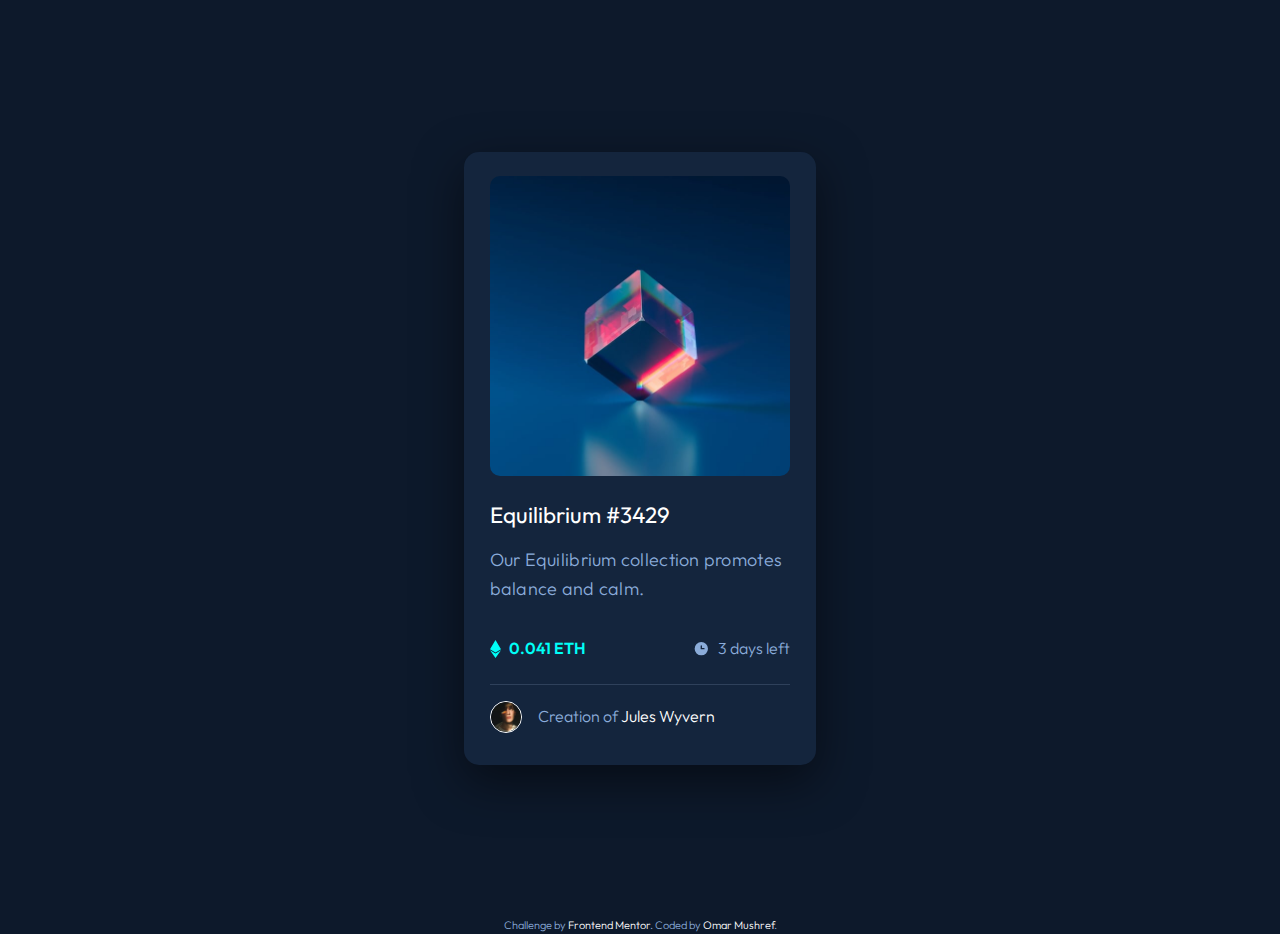
<file: nft-preview-card-component-main/index.html>
<!DOCTYPE html>
<html lang="en">
<head>
  <meta charset="UTF-8">
  <meta name="viewport" content="width=device-width, initial-scale=1.0"> <!-- displays site properly based on user's device -->

  <link rel="icon" type="image/png" sizes="32x32" href="./images/favicon-32x32.png">
  <link rel="stylesheet" href="css/normalize.css">
  <link rel="stylesheet" href="css/style.css">
  <link rel="stylesheet" href="css/all.min.css">
  <link rel="preconnect" href="https://fonts.googleapis.com">
  <link rel="preconnect" href="https://fonts.gstatic.com" crossorigin>
  <link href="https://fonts.googleapis.com/css2?family=Outfit:wght@300;400;600&display=swap" rel="stylesheet">
  
  <title>Frontend Mentor | NFT preview card component</title>

</head>
<body>

  <div class="main">
    <div class="card">
      <div class="image-card">
        <img src="images/image-equilibrium.jpg" alt="" class="main-image">
        <div class="overlay"></div>
        <img src="images/icon-view.svg" alt="" class="view">   
      </div>
      <div class="text-card">
        <h1 class="title">Equilibrium #3429</h1>
        <p class="description">Our Equilibrium collection promotes balance and calm.</p>
      </div>
      <div class="nft-info">
        <div class="info-e">
          <img src="images/icon-ethereum.svg" alt="" class="icon-e">
          <p class="p-icon-e">0.041 ETH</p>
        </div>
        <div class="info-c">
          <img src="images/icon-clock.svg" alt="" class="icon-c">
          <p>3 days left</p>
        </div>
      </div>
      <div class="creator-info">
        <img src="images/image-avatar.png" alt="" class="avatar">
        <p class="creator-text">Creation of <span class="creator-name">Jules Wyvern</span></p>
      </div>
    </div>
  </div>


  <div class="attribution">
    Challenge by <a href="https://www.frontendmentor.io?ref=challenge" target="_blank">Frontend Mentor</a>. 
    Coded by <a href="https://github.com/Omar2002A/Learn_HTML_CSS-Design/tree/main/nft-preview-card-component-main">Omar Mushref</a>.
  </div>
</body>
</html>
</file>
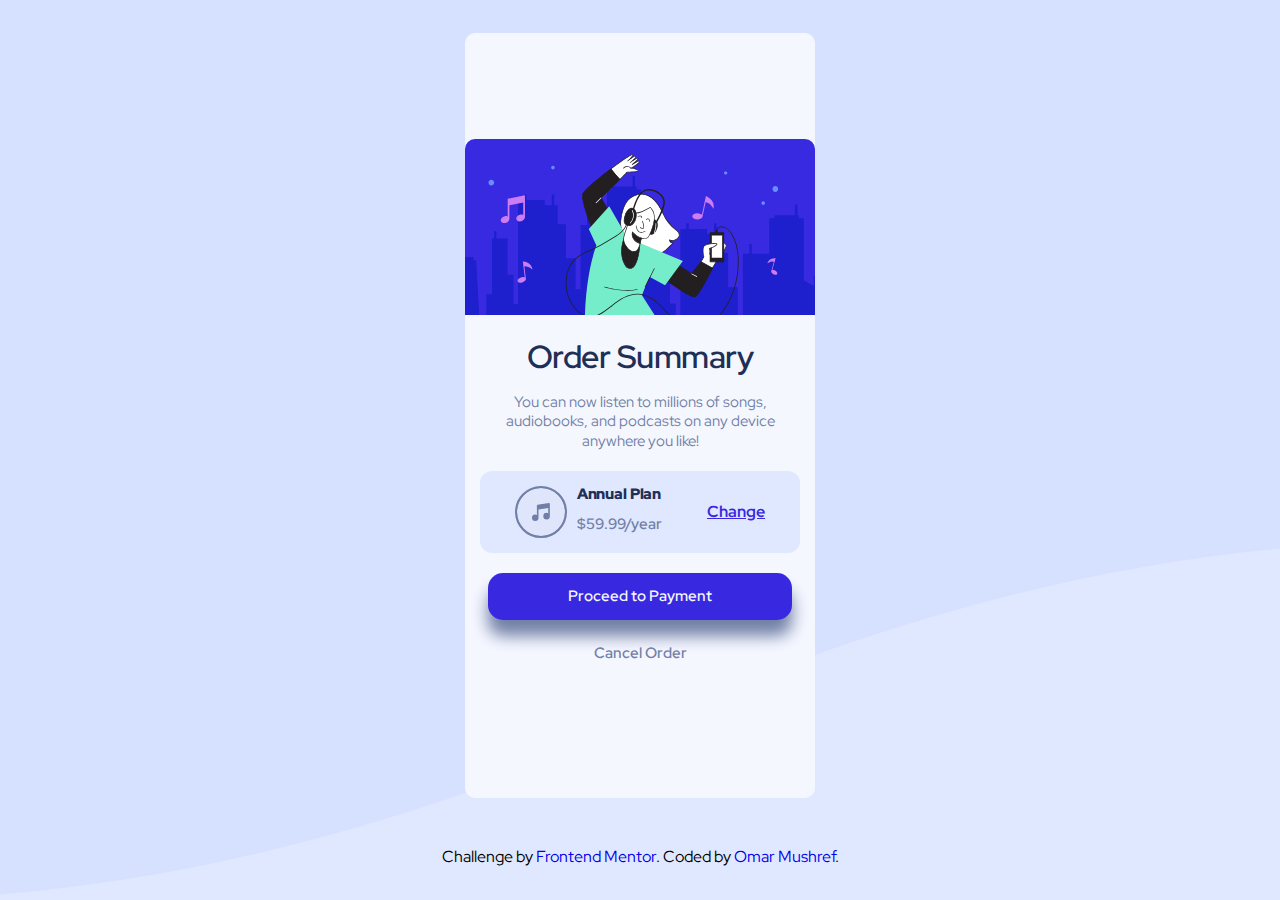
<file: order-summary-component-main/index.html>
<!DOCTYPE html>
<html lang="en">
<head>
  <meta charset="UTF-8">
  <meta name="viewport" content="width=device-width, initial-scale=1.0"> <!-- displays site properly based on user's device -->

  <link rel="icon" type="image/png" sizes="32x32" href="./images/favicon-32x32.png">
  <link rel="stylesheet" href="css/normalize.css">
  <link rel="stylesheet" href="css/style.css">
  <link rel="stylesheet" href="css/all.min.css">
  <link rel="preconnect" href="https://fonts.googleapis.com">
  <link rel="preconnect" href="https://fonts.gstatic.com" crossorigin>
  <link href="https://fonts.googleapis.com/css2?family=Red+Hat+Display:ital,wght@0,500;0,700;0,900;1,500;1,700;1,900&display=swap" rel="stylesheet">
  
  <title>Frontend Mentor | Order summary card</title>

</head>
<body>

  <img src="images/pattern-background-desktop.svg" alt="" class="background">

  <div class="card">
    
    <div class="image-head">
      <img src="images/illustration-hero.svg" alt="hero image" class="ig">
    </div>

    <div class="content">
      <h1 class="title">Order Summary</h1>
      <p class="text">You can now listen to millions of songs, audiobooks, and podcasts on any device anywhere you like!</p>
    </div>

    <div class="plan">
      <img src="images/icon-music.svg" alt="music icon" class="icon">
      <div class="plan-pt">
        <h2 class="plan-title">Annual Plan</h2>
        <p class="plan-price">$59.99/year</p>
      </div>
      <a href="#" class="change">Change</a>
    </div>

    <div class="button">
      <a href="#" class="btn">Proceed to Payment</a>
      <a href="#" class="cancel">Cancel Order</a>
    </div>

  </div>
  
  <div class="attribution">
    Challenge by <a href="https://www.frontendmentor.io?ref=challenge" target="_blank">Frontend Mentor</a>. 
    Coded by <a href="https://github.com/Omar2002A/Learn_HTML_CSS-Design/tree/main/order-summary-component-main">Omar Mushref</a>.
  </div>
</body>
</html>
</file>
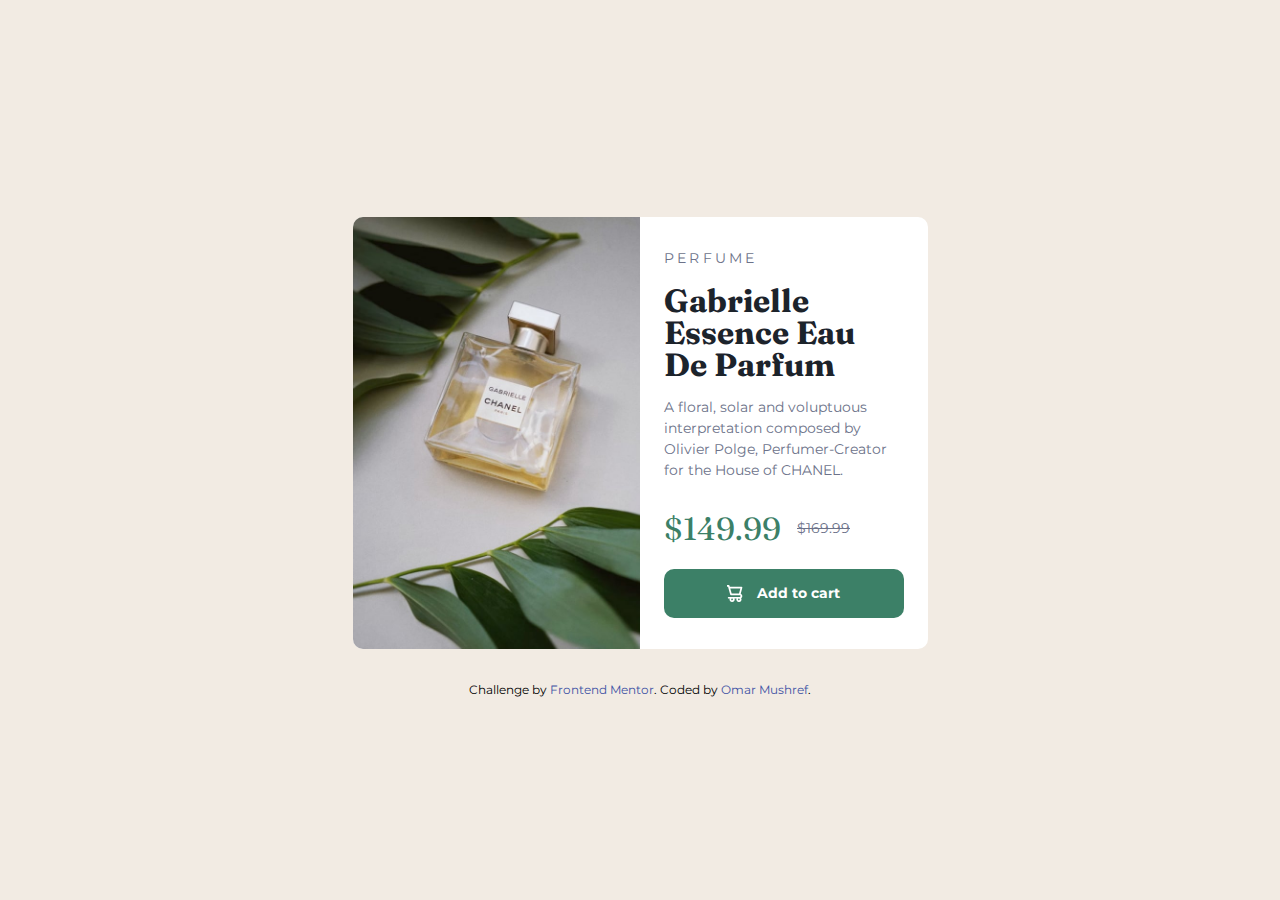
<file: product-preview-card-component-main/index.html>
<!DOCTYPE html>
<html lang="en">
<head>
  <meta charset="UTF-8">
  <meta name="viewport" content="width=device-width, initial-scale=1.0"> <!-- displays site properly based on user's device -->

  <link rel="icon" type="image/png" sizes="32x32" href="./images/favicon-32x32.png">
  <link rel="stylesheet" href="css/normalize.css">
  <link rel="stylesheet" href="css/style.css">
  <link rel="stylesheet" href="css/all.min.css">
  <link rel="preconnect" href="https://fonts.googleapis.com">
  <link rel="preconnect" href="https://fonts.gstatic.com" crossorigin>
  <link href="https://fonts.googleapis.com/css2?family=Fraunces:ital,wght@0,700;1,700&family=Montserrat:ital,wght@0,500;0,700;1,500;1,700&display=swap" rel="stylesheet">
  
  <title>Frontend Mentor | Product preview card component</title>
  
</head>
<body>

  <main class="main">
    <div class="card">

      <div class="card-picture">
        <img src="images/image-product-desktop.jpg" alt="" class="desktop">
        <img src="images/image-product-mobile.jpg" alt="" class="mobile">
      </div>

    <div class="card-content">

      <p class="item">Perfume</p>
      <h1 class="title">Gabrielle Essence Eau De Parfum</h1>
      <p class="text">A floral, solar and voluptuous interpretation composed by Olivier Polge,
        Perfumer-Creator for the House of CHANEL.</p>

      <div class="price">
        <p class="new">$149.99</p>
        <p class="old"><s>$169.99</s></p>
      </div>

      <button class="btun">
        <img src="images/icon-cart.svg" alt="" class="btn-ic">
        Add to cart
      </button>

    </div>

    </div>
  </main>

  <footer>

  <div class="attribution">
    Challenge by <a href="https://www.frontendmentor.io?ref=challenge" target="_blank">Frontend Mentor</a>. 
    Coded by <a href="https://github.com/Omar2002A/Learn_HTML_CSS-Design/tree/main/product-preview-card-component-main">Omar Mushref</a>.
  </div>
  </footer>
</body>
</html>
</file>
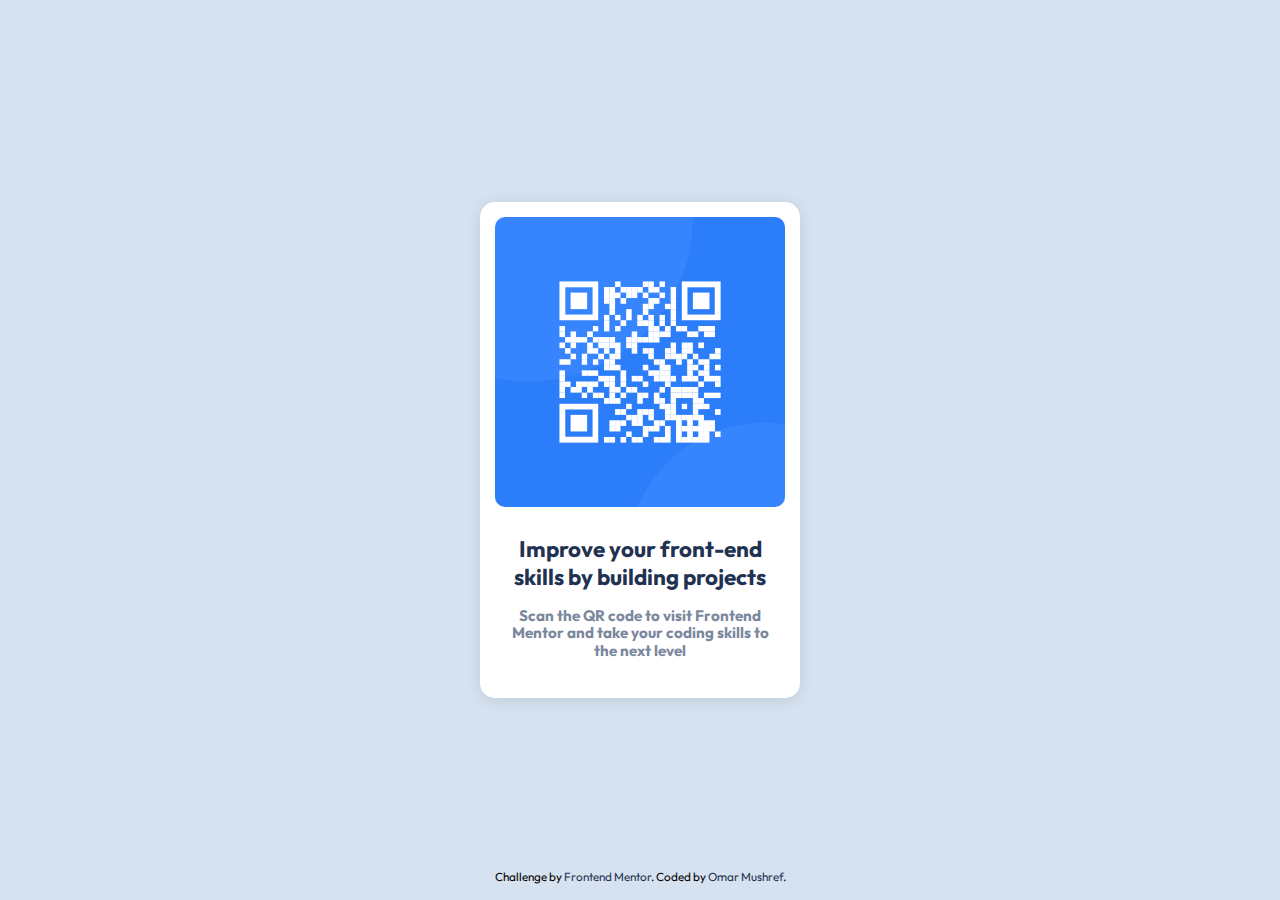
<file: qr-code-component-main/index.html>
<!DOCTYPE html>
<html lang="en">
<head>
  <meta charset="UTF-8">
  <meta name="viewport" content="width=device-width, initial-scale=1.0"> <!-- displays site properly based on user's device -->

  <link rel="icon" type="image/png" sizes="32x32" href="./images/favicon-32x32.png">
  <link rel="stylesheet" href="css/normalize.css">
  <link rel="stylesheet" href="css/qr.css">
  <link rel="stylesheet" href="css/all.min.css">
  <link rel="preconnect" href="https://fonts.googleapis.com">
  <link rel="preconnect" href="https://fonts.gstatic.com" crossorigin>
  <link href="https://fonts.googleapis.com/css2?family=Outfit:wght@400;700&display=swap" rel="stylesheet">
  
  <title>Frontend Mentor | QR code component</title>

</head>
<body>

  <div class="qr-code">
    
    <img src="images/image-qr-code.png" alt="" class="qr-photo">
    
    <div class="para">

      <h1 class="head-p">Improve your front-end skills by building projects</h1>
      <h2 class="p">Scan the QR code to visit Frontend Mentor and take your coding skills to the next level</h2>

    </div>

  </div>
  
  <div class="attribution">
    Challenge by <a href="https://www.frontendmentor.io?ref=challenge" target="_blank">Frontend Mentor</a>. 
    Coded by <a href="https://github.com/Omar2002A/Learn_HTML_CSS-Design/tree/main/qr-code-component-main">Omar Mushref</a>.
  </div>
</body>
</html>
</file>
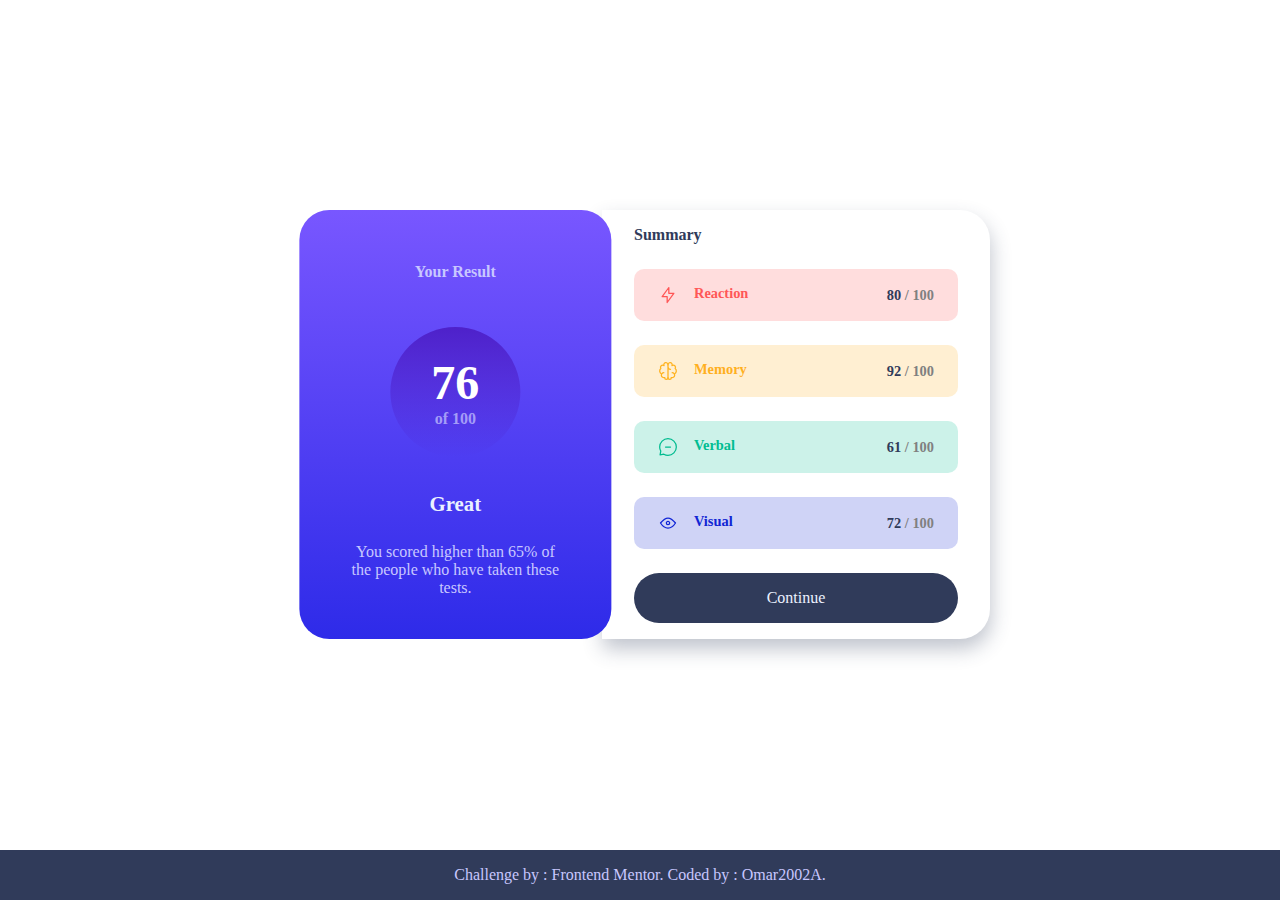
<file: results-summary-component-main/index.html>
<!DOCTYPE html>
<html lang="en">

<head>
  <meta charset="UTF-8">
  <meta name="viewport" content="width=device-width, initial-scale=1.0">
  <!-- displays site properly based on user's device -->

  <link rel="icon" type="image/png" sizes="32x32" href="./assets/images/favicon-32x32.png">
  <title>Frontend Mentor | Results summary component</title>
  <link rel="stylesheet" href="css/normalize.css">
  <link rel="stylesheet" href="css/result.css">
  <link rel="stylesheet" href="css/all.min.css">
</head>

<body>
  
  <main>
    <div class="card">

      <div class="left">

        <h1 class="title-left">Your Result</h1>

        <div class="score-left">
          <h2 class="sum-score">76</h2>
          <span class="total-score">of 100</span>
        </div>

        <h3 class="feedback">Great</h3>
        <p class="feedback-text">You scored higher than 65% of the people who have taken these tests.</p>

      </div>
      
      <div class="right">

        <h4 class="title-right">Summary</h4>

        <div class="items">

          <div class="head-item">
            <img src="./assets/images/icon-reaction.svg" alt="">
            <h5 class="item-name">Reaction</h5>
          </div>

          <span class="item-score"><span class="score">80</span> / 100</span>

        </div>

        <div class="items">

          <div class="head-item">
            <img src="./assets/images/icon-memory.svg" alt="">
            <h5 class="item-name">Memory</h5>
          </div>

          <span class="item-score"><span class="score">92</span> / 100</span>

        </div>

        <div class="items">

          <div class="head-item">
            <img src="./assets/images/icon-verbal.svg" alt="">
            <h5 class="item-name">Verbal</h5>
          </div>

          <span class="item-score"><span class="score">61</span> / 100</span>

        </div>

        <div class="items">

          <div class="head-item">
            <img src="./assets/images/icon-visual.svg" alt="">
            <h5 class="item-name">Visual</h5>
          </div>

          <span class="item-score"><span class="score">72</span> / 100</span>

        </div>

        <a href="#" class="right-button">Continue</a>

      </div>

    </div>
  </main>
  <footer class="attribution">
    Challenge by : <a href="https://www.frontendmentor.io?ref=challenge" target="_blank">Frontend Mentor</a>.
    Coded by : <a
      href="https://github.com/Omar2002A/Learn_HTML_CSS-Design/tree/main/results-summary-component-main" target="_blank">Omar2002A</a>.
  </footer>
</body>

</html>
</file>
<file: HTML And CSS Design 1/css/leon.css>
/*Start Variables*/
:root {
    --main-color: #10cab7;
    --secondary-color: #2c4755;
    --section-padding: 60px;
    --section-background: #f6f6f6;
    --transition-duration: 0.5s;
}
/*End Variables*/

/*Start Global Rules*/
* {
    -webkit-box-sizing: border-box;
    -moz-box-sizing: border-box;
    box-sizing: border-box;
}
html {
    scroll-behavior: smooth;
}
body {
    font-family: 'Poppins', sans-serif;
    font-family: 'Work Sans', sans-serif;
}
.container {
    padding: 0 15px;
    margin: 0 auto;
}
/*Small*/
@media (min-width : 768px) {
    .container {
        width: 750px;
    }
}
/*Medium*/
@media (min-width : 992px) {
    .container {
        width: 970px;
    }
}
/*Large*/
@media (min-width : 1200px) {
    .container {
        width: 1170px;
    }
}
/*End Global Rules*/

/*Start Components*/
.special-heading {
    color: #ebeced;
    font-size: 100px;
    text-align: center;
    font-weight: 800;
    letter-spacing: -3px;
    margin: 0;
}
.special-heading + p {
    margin: -30px 0 0;
    font-size: 20px;
    text-align: center;
    color: #797979;
}
@media (max-width: 767px) {
    .special-heading {
        font-size: 60px;
    }
    .special-heading + p {
        margin: -20px 0 0;
    }
}
/*End Components*/

/*Start Header*/
.header {
    padding: 20px;
}
.header .container {
    display: flex;
    justify-content: space-between;
    align-items: center;
}
.header .logo {
    width: 60px;
}
.header .links {
    position: relative;
}
.header .links .icon {
    width: 30px;
    display: flex;
    flex-wrap: wrap;
    justify-content: flex-end;
}
.header .links .icon:hover span:nth-child(2) {
    width: 100%;
} 
.header .links .icon span {
    background-color: #333;
    margin-bottom: 5px;
    height: 2px;
}
.header .links .icon span:first-child {
    width: 100%;
}
.header .links .icon span:nth-child(2) {
    width: 75%;
    transition: var(--transition-duration);
}
.header .links .icon span:last-child {
    width: 100%;
}
.header .links ul {
    list-style: none;
    margin: 0;
    padding: 0;
    background-color: #f6f6f6;
    position: absolute;
    right: 0;
    min-width: 200px;
    top: calc(100% + 15px);
    display: none;
    z-index: 1;
}
.header .links ul::before {
    content: "";
    border-width: 10px;
    border-style: solid;
    border-color: transparent transparent #f6f6f6 transparent;
    position: absolute;
    right: 5px;
    top: -20px;
}
.header .links:hover ul {
    display: block;
}
.header .links ul li a {
    display: block;
    padding: 15px;
    text-decoration: none;
    color: #222;
    transition: var(--transition-duration);
}
.header .links ul li a:hover {
    padding-left: 25px;
}
.header .links ul li:not(:last-child) {
    border-bottom: 1px solid #ddd;
}
/*End Header*/

/*Start Landing Section*/
.landing {
    background-image: url(../images/landing.jpg);
    background-size: cover;
    height: calc(100vh - 64px);
    position: relative;
}
.landing .intro-text {
    position: absolute;
    left: 50%;
    top: 50%;
    text-align: center;
    transform: translate(-50%, -50%);
    width: 320px;
    max-width: 100%;
}
.landing .intro-text h1 {
    padding: 0;
    font-weight: bold;
    font-size: 50px;
    color: var(--main-color);
}
.landing .intro-text p {
    font-size: 19px;
    line-height: 1.8;
}
/*End Landing Section*/

/*Start Features*/
.features {
    padding: var(--section-padding) 0;
    background-color: var(--section-background);
}
.features .container {
    display: grid;
    grid-template-columns: repeat(auto-fill, minmax(300px, 1fr));
    grid-gap: 20px;
}
.features .feat {
    padding: 20px;
    text-align: center;
}
.features .feat i {
    color: var(--main-color);
}
.features .feat h3 {
    font-weight: 800;
    margin: 30px 0;
}
.features .feat p {
    line-height: 1.8;
    color: #777;
    font-size: 17px;
}
/*End Features*/

/*Start Services*/
.services {
    padding: var(--section-padding) 0;
}
.services .services-content {
    display: grid;
    grid-template-columns: repeat(auto-fill, minmax(300px, 1fr));
    grid-gap: 30px;
    margin-top: 100px;
}
.services .services-content .service {
    display: flex;
    margin-bottom: 40px;
}
@media (max-width: 767px) {
    .services .services-content .service {
        flex-direction: column;
        text-align: center;
    }
}
.services .services-content .service i {
    color: var(--main-color);
    flex-basis: 60px;
}
.services .services-content .service .text {
    flex: 1;
}
.services .services-content .service .text h3 {
    margin: 0 0 20px;
}
.services .services-content .service .text p {
    color: #777;
    font-weight: 300;
    line-height: 1.6;
}
.services .services-content .image {
    text-align: center;
    position: relative;
}
.services .services-content .image::before {
    content: "";
    background-color: var(--secondary-color);
    width: 100px;
    height: calc(100% + 100px);
    top: -50px;
    position: absolute;
    right: 0;
    z-index: -1;
}
.services .services-content .image img {
    width: 260px;
}
@media (max-width: 1199px) {
    .image-col {
        display: none;
    }
}
/*End Sellrvices*/

/*Start Portfolio*/
.portfolio {
    padding: var(--section-padding) 0;
    background-color: var(--section-background);
}
.portfolio .portfolio-content {
    display: grid;
    grid-template-columns: repeat(auto-fill, minmax(300px, 1fr));
    grid-gap: 30px;
    margin-top: 80px;
}
.portfolio .portfolio-content .card {
    background-color: white;
}
.portfolio .portfolio-content .card img {
    width: 100px;
    min-width: 100%;
}
.portfolio .portfolio-content .card .info {
    padding: 20px;
}
.portfolio .portfolio-content .card .info h3 {
    margin: 0;
}
.portfolio .portfolio-content .card .info p {
    color: #777;
    line-height: 1.6;
    margin-bottom: 0;
}
@media (max-width: 767px) {
    .portfolio .portfolio-content .card {
        flex-direction: column;
    text-align: center;
    }
}
/*End Portfolio*/

/*Start About*/
.about {
    padding: var(--section-padding) 0 calc(var(--section-padding)+60px) 0;
}
.about .about-content {
    margin-top: 100px;
    display: flex;
    flex-wrap: wrap;
    justify-content: space-between;
}
@media (max-width: 991px) {
    .about .about-content{
        flex-direction: column;
        text-align: center;
    }
}
.about .about-content .image {
    position: relative;
    width: 250px;
    height: 250px;
}
@media (max-width: 991px) {
    .about .about-content .image {
        margin: 0 auto 60px;
    }
}
.about .about-content .image::before {
    content: "";
    position: absolute;
    background-color: #ebeced;
    width: 100px;
    height: calc(100% + 80px);
    top: -40px;
    left: -20px;
    z-index: -1;
}
.about .about-content .image::after {
    content: "";
    position: absolute;
    width: 120px;
    height: 210px;
    border-left: 60px solid var(--main-color);
    border-bottom: 53px solid var(--main-color);
    z-index: -1;
    right: -142px;
    top: -35px;
}
@media (max-width: 991px) {
    .about .about-content .image::before,
    .about .about-content .image::after {
        display: none;
    }
}
.about .about-content .image img {
    max-width: 100%;
}
.about .about-content .text {
    flex-basis: calc(100% - 500px);
}
.about .about-content .text p:first-of-type {
    font-weight: bold;
    line-height: 2;
    margin-bottom: 50px;
}
.about .about-content .text hr {
    width: 50%;
    display: inline-block;
    border-color: var(--main-color);

}
.about .about-content .text p:last-of-type {
    line-height: 2;
    color: #777;

}

/*End About*/

/*Start Contact*/
.contact {
    padding: var(--section-padding) 0;
    background-color: var(--section-background);
}
.contact .info {
    padding: var(--section-padding) 0;
    text-align: center;
}
.contact .info .label {
    font-size: 35px;
    font-weight: 800;
    color: var(--secondary-color);
    letter-spacing: -2px;
    margin-bottom: 15px;
}
.contact .info .link {
    display: block;
    font-size: 35px;
    font-weight: 800;
    color: var(--main-color);
    text-decoration: none;
    letter-spacing: -1px;
}
.contact .info .social {
    display: flex;
    justify-content: center;
    margin-top: 20px;
    font-size: 16px;
}
.contact .info .social i {
    margin-left: 10px;
    color: var(--secondary-color);
}
@media (max-width: 767px) {
    .contact .info .link,
    .contact .info .label {
        font-size: 25px;

    }
}
/*End Contact*/

/*Start Footer*/
.footer {
    background-color: var(--secondary-color);
    color: white;
    padding: 30px 10px;
    text-align: center;
    font-size: 20px;
}
.footer span {
    font-weight: bold;
    color: var(--main-color);
}
/*End Footer*/
</file>
<file: HTML And CSS Design 2/css/kasper.css>
/*Start Var*/
:root {
    --main-color:#00c7fc;
    --transparent-color:#800080cf;
    --section-padding: 100px;
}
/*End Var*/

/*Start Global Rules*/
* {
    -webkit-box-sizing: border-box;
    -moz-box-sizing: border-box;
    box-sizing: border-box;
    padding: 0;
    margin: 0;
}
html {
    scroll-behavior: smooth;
}
body {
    font-family: 'Open Sans', sans-serif;
}
ul {
    list-style: none;
}
.container {
    padding-left: 15px;
    padding-right: 15px;
    margin-left: auto;
    margin-right: auto;
    min-height: 97px;
}
@media (min-width: 768px) {
    .container {
        width: 750px;
    }
}
@media (min-width: 992px) {
    .container {
        width: 970px;
    }
}
@media (min-width: 1200px) {
    .container {
        width: 1170px;
    }
}
/*End Global Rules*/

/*Start Components*/
.main-heading {
    text-align: center;
}
.main-heading h2 {
    font-weight: normal;
    font-size: 40px;
    position: relative;
    margin-bottom: 70px;
    text-transform: uppercase;
}
.main-heading h2::before {
    content: "";
    position: absolute;
    left: 50%;
    transform: translatex(-50%);
    height: 2px;
    background-color: #333;
    bottom: -30px;
    width: 120px;
}
.main-heading h2::after {
    content: "";
    position: absolute;
    left: 50%;
    transform: translatex(-50%);
    width: 15px;
    height: 15px;
    border-radius: 50%;
    border: 2px solid #333;
    bottom: -38px;
    background-color: white;
}
.main-heading p {
    width: 550px;
    margin: 0 auto 100px;
    max-width: 100%;
    line-height: 2;
    color: #777;
}
/*End Components*/

/*Start header*/
header {
    position: absolute;
    left: 0;
    width: 100%;
    z-index: 2;
}
header .container {
    display: flex;
    justify-content: space-between;
    align-items: center;
    position: relative;
}
header .container::after {
    content: "";
    position: absolute;
    height: 1px;
    background-color: #a2a2a2;
    bottom: 0px;
    width: calc(100% - 30px);
}
header .logo img {
    height: 60px;
}
header nav {
    flex: 1;
    display: flex;
    align-items: center;
    justify-content: flex-end;
}
header nav .toggle-menu {
    color: white;
    font-size: 22px;
}
@media (min-width: 768px) {
    header nav .toggle-menu {
        display: none;
    }
}
header nav ul {
    display: flex;
}
@media (max-width: 767px) {
    header nav ul {
        display: none;
    }
    header nav .toggle-menu:hover + ul {
        display: flex;
        flex-direction: column;
        position: absolute;
        top: 100%;
        left: 0;
        width: 100%;
        background-color: rgb(0 0 0 / 50%);
    }
    /*header nav .toggle-menu:hover + ul li a*/
    header nav ul li a {
        padding: 15px !important;
    }
}
header nav ul li a {
    display: block;
    color: white;
    text-decoration: none;
    font-size: 14px;
    transition: 0.5s;
    padding: 40px 10px;
    position: relative;
    z-index: 2;
}
header nav ul li a.active,
header nav ul li a:hover {
    color: var(--main-color);
    border-bottom: 1px solid var(--main-color);
}
header nav  .form {
    width: 40px;
    height: 30px;
    position: relative;
    margin-left: 30px;
    border-left: 1px solid white;
}
header nav .form i {
    color: white;
    position: absolute;
    font-size: 20px;
    top: 50%;
    transform: translatey(-50%);
    right: 0;
}
/*End header*/

/*Start landing*/
.landing {
    min-height: 100vh;
    background-color: #1f2021;
    background-image: url('../images/back-ground1.jpg');
    background-size: cover;
    position: relative;
}
.landing .overlay {
    position: absolute;
    left: 0;
    top: 0;
    width: 100%;
    height: 100%;
    background-color: rgb(0 0 0 / 70%);
}
.landing .text {
    position: absolute;
    top: 50%;
    left: 0;
    transform: translatey(-50%);
    width: 50%;
    padding: 50px;
    background-color: var(--transparent-color);
    color: wheat;
    display: flex;
    justify-content: flex-end;
}
@media (max-width: 767px) {
    .landing .text {
        width: 100%;
    }
}
.landing .text .content {
    max-width: 500px;
}
@media (max-width: 767px) {
    .landing .text .content {
        max-width: 100%;
    }
}
.landing .text .content h2 {
    font-size: 32px;
    font-weight: normal;
    line-height: 1.4;
    margin-bottom: 25px;
}
.landing .text .content p {
    font-size: 14px;
    line-height: 1.8;
}
.landing .change-background {
    position: absolute;
    top: 50%;
    transform: translatey(-50%);
    color: #ddddddbb;
}
@media (max-width: 767px) {
    .landing .change-background {
        display: none;
    }
}
.landing .fa-angle-left {
    left: 20px;
}
.landing .fa-angle-right {
    right: 20px;
}
.landing .bullets {
    position: absolute;
    left: 50%;
    transform: translatex(-50%);
    bottom: 30px;
    display: flex;
}
.landing .bullets li {
    width: 20px;
    height: 20px;
    border: 1px solid #ddddddbb;
    border-radius: 50%;
    /* margin-left: 6px; */
    margin-right: 6px;
}
.landing .bullets li.active{
    background-color: var(--main-color);
    border-color: var(--main-color);
}
/*End landing*/

/*Start Services*/
.services {
    padding: var(--section-padding) 0;
}
@media (min-width: 768px) {
    .services .services-container {
    display: grid;
    grid-template-columns: repeat(auto-fill, minmax(450px, 1fr));
    grid-column-gap: 40px;
    grid-row-gap: 60px;
    }
}
.services .services-container .serve-box {
    display: flex;
}
.services .services-container .serve-box i {
    margin-right: 50px;
}
@media (max-width: 767px) {
    .services .services-container .serve-box {
        display: flex;
        flex-direction: column;
        text-align: center;
        margin-bottom: 40px;
    }
    .services .services-container .serve-box i {
        margin: 0 0 30px;
    }
}
.services .services-container .serve-box .text h3 {
    margin-bottom: 30px;
    color: var(--main-color);
}
.services .services-container .serve-box .text p {
    line-height: 2;
    color: #777;
}
/*End Services*/

/*Start Design*/
.design {
    padding: var(--section-padding) 0;
    height: 600px;
    position: relative;
    background-image: url(../images/design.jpg);
    background-size: cover;
    display: flex;
    align-items: center;
    overflow: hidden;
}
.design::before {
    content: "";
    position: absolute;
    left: 0;
    top: 0;
    width: 100%;
    height: 100%;
    background-color: rgb(0 0 0 / 58%);
}
.design .image,
.design .text {
    position: relative;
    z-index: 2;
    flex: 1;
}
.design .image {
    text-align: center;
}
@media (max-width: 767px) {
    .design .image {
        display: none;
    }
}
.design .image img {
    position: relative;
    bottom: -180px;
}
.design .text {
    color: white;
    padding: 50px;
    background-color: var(--transparent-color);
}
.design .text h2 {
    font-weight: normal;
    text-transform: uppercase;
    margin-bottom: 40px;
}
.design .text ul li {
    padding: 15px 0;
}
.design .text ul li::before {
    font-family: 'Font Awesome 5 Free';
    content: '\f108';
    font-weight: 900;
    margin-right: 20px;
    position: relative;
    top: 1px;
}
/*End Design*/

/*Start Portfolio*/
.portfolio {
    padding: var(--section-padding) 0;
}
.portfolio .shuffle {
    display: flex;
    justify-content: center;
}
.portfolio .shuffle li {
    padding: 10px;
}
.portfolio .shuffle li.active {
    background-color: var(--main-color);
    color: white;
}
.portfolio .imgs-container {
    display: flex;
    flex-wrap: wrap;
    margin-top: 60px;
}
.portfolio .imgs-container .box {
    overflow: hidden;
    position: relative;
}
.portfolio .imgs-container .box:hover .caption {
    bottom: 0;
}
.portfolio .imgs-container .box:hover img {
    transform: rotate(3deg) scale(1.1);
}
@media (min-width: 768px) {
    .portfolio .imgs-container .box {
        flex-basis: 50%;
    }
}
@media (min-width: 1199px) {
    .portfolio .imgs-container .box {
        flex-basis: 25%;
    }
}
.portfolio .imgs-container .box img {
    max-width: 100%;
    transition: 0.5s;
}
.portfolio .imgs-container .box .caption {
    position: absolute;
    left: 0;
    padding: 20px;
    background-color: white;
    width: 100%;
    transition: 0.5s;
    bottom: -100%;
}
.portfolio .imgs-container .box .caption h4 {
    font-weight: normal;
    margin-bottom: 10px;
}
.portfolio .imgs-container .box .caption p {
    color: var(--main-color);
}
.portfolio .more {
    background-color: var(--main-color);
    color: white;
    padding: 15px 20px;
    display: block;
    width: fit-content;
    margin: 30px auto;
    text-decoration: none;
    text-transform: uppercase;
}
/*End Portfolio*/

/*Start Video*/
.video {
    position: relative;
}
.video::before {
    content: "";
    position: absolute;
    left: 0;
    top: 0;
    width: 100%;
    height: 100%;
    background-color: rgb(0 0 0 / 50%);
}
.video video {
    width: 100%;
}
.video .text {
    width: 100%;
    position: absolute;
    top: 50%;
    transform: translateY(-50%);
    padding: 50px;
    background-color: var(--transparent-color);
    color: white;
    text-align: center;
}
.video .text h2 {
    margin: 0 0 30px 0;
    text-transform: uppercase;
    font-weight: normal;
}
.video .text p {
    margin-bottom: 30px;
}
.video .text button {
    background-color: black;
    color: white;
    padding: 10px 20px;
    border: none;
    text-transform: uppercase;
}
/*Start Video*/

/*Start About*/
.about {
    padding-top: var(--section-padding);
    overflow: hidden;
    text-align: center;
}
.about img {
    position: relative;
    bottom: -120px;
    margin-top: -120px;
    max-width: 100%;
}
@media (max-width: 767px) {
    .about img {
        bottom: -60px;
        margin-top: -60px;
    }
}
/*End About*/

/*Start Stats*/
.stats {
    padding: var(--section-padding) 0;
    text-align: center;
    background-image: url("../images/stats.jpg");
    background-size: cover;
    position: relative;
}
.stats::before {
    content: "";
    position: absolute;
    left: 0;
    top: 0;
    width: 100%;
    height: 100%;
    background-color: rgb(0 0 0 / 60%);
}
.stats .container {
    position: relative;
    display: flex;
    flex-wrap: wrap;
}
.stats .container .box {
    color: white;
    padding: 50px;
    background-color: var(--transparent-color);
    
}
@media (max-width: 767px) {
    .stats .container .box {
        flex-basis: 100%;
        margin-top: 2px;
    }
}
@media (min-width: 768px) {
    .stats .container .box {
        flex-basis: 50%;
    }
}
@media (min-width: 992px) {
    .stats .container .box {
        flex-basis: 25%;
    }
}
.stats .container .box i {
    width: 40px;
    height: 40px;
    display: flex;
    background-color: black;
    justify-content: center;
    align-items: center;
    border-radius: 50%;
    margin: 0 auto 30px;
}
.stats .container .box .number {
    font-size: 50px;
    font-weight: bold;
    margin: 0 0 20px;
}
.stats .container .box p {
    font-size: 14px;
}
/*ُEnd Stats*/

/*Start Skills*/
.skills {
    padding: var(--section-padding) 0;
}
.skills .container {
    display: flex;
    justify-content: space-between;
    flex-wrap: wrap;
}
@media (min-width: 992px) {
    .skills .container > div {
        flex-basis: 45%;
    }
}
.skills .container > div > h3 {
    margin: 0 0 30px;
    font-weight: normal;
    text-align: center;
    text-transform: uppercase;
}
.skills .container > div > p {
    color: #777;
    line-height: 1.7;
    text-align: center;
    margin-bottom: 60px;
}
.skills .testimonials .content {
    display: flex;
    margin-bottom: 25px;
    align-items: center;
}
.skills .testimonials .content img {
    width: 100px;
    /*height: 100px;*/
    border-radius: 50%;
    margin-right: 50px;
}
@media (max-width: 767px) {
    .skills .testimonials .content {
        flex-direction: column;
        text-align: center;
    }
    .skills .testimonials .content img {
        margin: 0 auto 20px;
    } 
}
.skills .testimonials .text {
    line-height: 1.7;
    border-bottom: 1px solid #ccc;
}
.skills .testimonials .text p {
    color: #777;
    text-align: right;
    font-size: 14px;
    margin-bottom: 15px;
}
.skills .testimonials .bullets {
    display: flex;
    justify-content: center;
    margin: 50px 0;
}
.skills .testimonials .bullets li {
    width: 14px;
    height: 14px;
    border: 1px solid #aaa;
    border-radius: 50%;
    margin-right: 10px;
}
.skills .testimonials .bullets li.active {
    background-color: var(--main-color);
    /* color: var(--main-color); */
    border-color: var(--main-color);
}
.skills .our-skills .brog-holder {
    margin-bottom: 40px;
}
.skills .our-skills .brog-holder h4 {
    margin-bottom: 15px;
    font-weight: normal;
    text-transform: uppercase;
}
.skills .our-skills .brog-holder .prog {
    /*width: 100%; */
    background-color: #dedadc;
    height: 30px;
}
.skills .our-skills .brog-holder .prog span {
    display: block;
    background-color: var(--main-color);
    height: 100%;
    position: relative;
}
.skills .our-skills .brog-holder .prog span::before {
    content: attr(data-progress);
    position: absolute;
    background-color: black;
    color: white;
    top: -40px;
    right: -18px;
    padding: 4px 0;
    width: 40px;
    text-align: center;
    border-radius: 5px;
}
.skills .our-skills .brog-holder .prog span::after {
    content: "";
    position: absolute;
    border-style: solid;
    border-width: 8px;
    border-color: black transparent transparent transparent;
    right: -8px;
    top: -15px;
}
/*End Skills*/

/*Start Quote*/
.quote {
    padding: var(--section-padding) 0;
    background-image: url(../images/quote.jpg);
    background-size: cover;
    position: relative;
    text-align: center;
    color: white;
}
.quote::before {
    content: "";
    position: absolute;
    left: 0;
    top: 0;
    width: 100%;
    height: 100%;
    background-color: rgb(0 0 0 / 75%);
}
.quote .container {
    position: relative;
}
q::before {
    font-family: 'Font Awesome 5 Free';
    content: '\22';
    font-weight: bold;
}
q::after {
    font-family: 'Font Awesome 5 Free';
    content: '\22';
    font-weight: bold;
}
.quote q {
    font-size: 30px;
    margin-bottom: 20px;
    display: block;
}
/*End Quote*/

/*Start Pricing*/
.pricing {
    padding: var(--section-padding) 0;
}
.pricing .plans {
    display: grid;
    grid-template-columns: repeat(auto-fill, minmax(250px, 1fr));
    gap: 30px;
}
@media (min-width: 992px) {
    .pricing .plans {
        grid-template-columns: repeat(auto-fill, minmax(212px, 1fr));
    }
}
.pricing .plans .plan {
    background-color: #fcfcfc;
    text-align: center;
}
.pricing .plans .plan .head {
    padding: 40px 20px;
    border-top: 1px solid var(--main-color);
    border-bottom: 1px solid var(--main-color);
}
.pricing .plans .plan .head h3 {
    font-weight: normal;
    margin-bottom: 25px;
    text-transform: uppercase;
}
.pricing .plans .plan .head span {
    font-size: 60px;
    font-weight: bold;
    /* font-weight: 600; */
    /*position: relative;*/
}
.pricing .plans .plan .head span::before {
    content: "$";
    font-size: 25px;
    position: relative;
    top: -40px;
    margin-right: 15px;
    font-weight: normal;
}
.pricing .plans .plan .head span::after {
    content: "/Mo";
    font-size: 25px;
    position: relative;
    right: -15px;
}
.pricing .plans .plan ul {
    border-bottom: 1px solid var(--main-color);
}
.pricing .plans .plan ul li {
    padding: 20px;
    position: relative;
}
.pricing .plans .plan ul li:not(:first-child)::before {
    content: "";
    position: absolute;
    width: 120px;
    height: 1px;
    background-color: var(--main-color);
    left: 50%;
    transform: translateX(-50%);
    top: 0;
}
.pricing .plans .plan .foot a {
    display: block;
    padding: 20px 20px;
    text-decoration: none;
    border: 1px solid var(--main-color);
    width: fit-content;
    margin: 30px auto;
}
.pricing .contact-text {
    text-align: center;
    margin: 50px auto 20px;
    font-size: 20px;
}
.pricing .contact-link {
    display: block;
    width: fit-content;
    margin: 20px auto;
    text-decoration: none;
    background-color: var(--main-color);
    padding: 15px 30px;
    color: white;
}
/*End Pricing*/

/*Start Subscribe*/
.subscribe {
    padding: var(--section-padding) 0;
    background-image: url(../images/subscribe.jpg);
    background-size: cover;
    position: relative;
    color: white;
}
.subscribe::before {
    content: "";
    position: absolute;
    left: 0;
    top: 0;
    width: 100%;
    height: 100%;
    background-color: rgb(0 0 0 / 50%);
}
.subscribe .container {
    position: relative;
    display: flex;
    align-items: center;
}
@media (max-width: 991px) {
    .subscribe .container {
        flex-direction: column;
    }
}
.subscribe form {
    display: flex;
    position: relative;
    width: 1500px;
    max-width: 100%;
}
.subscribe form i {
    position: absolute;
    top: 50%;
    transform: translateY(-50%);
    left: 25px;
}
.subscribe form input[type="email"] {
    border: 1px solid white;
    border-right: none;
    background: none;
    padding: 20px 20px 20px 60px;
    caret-color: var(--main-color);
    width: calc(100% - 130px);
    color: white;
}
.subscribe form input[type="submit"] {
    width: 130px;
    background-color: var(--main-color);
    color: white;
    padding: 10px 20px;
    border: 1px solid white;
    border-left: none;
    text-transform: uppercase;
}
.subscribe form input[type="email"]:focus,
.subscribe form input[type="submit"]:focus {
outline: none;
}
.subscribe form ::placeholder {
    color: white;
}
.subscribe p {
    line-height: 1.8;
    margin-left: 50px;
}
@media (max-width: 991px) {
    .subscribe p {
        margin: 30px 0 0;
    }
}
/*End Subscribe*/

/*Start Contact*/
.contact {
    padding: var(--section-padding) 0;
}
.contact .content {
    display: flex;
    justify-content: space-between;
}
@media (max-width: 767px) {
    .contact .content {
        flex-direction: column;
    }
}
.contact .content form {
    flex-basis: 70%;
}
.contact .content form .main-input {
    padding: 20px;
    display: block;
    border: 1px solid #ccc;
    margin-bottom: 30px;
    width: 100%;
}
.contact .content form .main-input:focus {
    outline: none;
}
.contact .content form textarea.main-input {
    height: 200px;
}
.contact .content form input[type="submit"] {
    background-color: var(--main-color);
    color: white;
    padding: 20px;
    border: none;
    display: flex;
    margin-left: auto;
    text-transform: uppercase;
    cursor: pointer;
}
.contact .content .info {
    flex-basis: 25%;
}
@media (max-width: 767px) {
    .contact .content .info {
        order: -1;
        text-align: center;
    }
}
.contact .content .info h4 {
    text-transform: uppercase;
    margin-bottom: 30px;
    font-weight: 500;
    font-size: 18px;
}
.contact .content .info .phone {
    display: block;
    color: #777;
    margin-bottom: 7px;
}
.contact .content .info h4:nth-of-type(2) {
    margin-top: 90px;
}
@media (max-width: 767px) {
    .contact .content .info h4:nth-of-type(2) {
        margin-top: 30px;
    }
}
.contact .content .info address {
    color: #777;
    line-height: 2;
}
@media (max-width: 767px) {
    .contact .content .info address {
        margin-bottom: 40px;
    }
}
/*End Contact*/

/*Start Footer*/
.footer {
   padding: calc(var(--section-padding)/2) 0; 
   background-image: url(../images/subscribe.jpg);
   background-size: cover;
   position: relative;
   color: white;
   text-align: center;
}
.footer::before {
    content: "";
    position: absolute;
    top: 0;
    left: 0;
    width: 100%;
    height: 100%;
    background-color: rgb(0 0 0 / 70%);
}
.footer .container {
    position: relative;
}
.footer img {
    margin-bottom: 20px;
}
.footer p:not(.copyright) {
    text-transform: uppercase;
    padding: 20px;
    border-bottom: 1px solid white;
    font-size: 21px;
    width: fit-content;
    margin: 20px auto;
}

.footer .social-icons i {
    padding: 10px 15px;
}
.footer .copyright {
    margin-top: 60px;
}
.footer .copyright span {
    font-weight: bold;
    color: var(--main-color);
}
/*End Footer*/
</file>
<file: nft-preview-card-component-main/css/style.css>
:root {
    --font-family: 'Outfit', sans-serif;
    --soft-blue: hsl(215, 51%, 70%);
    --cyan: hsl(178, 100%, 50%);
    --very-dark-blue-main-BG: hsl(217, 54%, 11%);
    --very-dark-blue-card-BG: hsl(216, 50%, 16%);
    --very-dark-blue-line: hsl(215, 32%, 27%);
    --white : hsl(0, 0%, 100%);
    --font-size-p : 18px;
}

* {
    -moz-box-sizing: border-box;
    -webkit-box-sizing: border-box;
    box-sizing: border-box;
    margin: 0;
    padding: 0;
}

a {
    text-decoration: none;
}

body {
    background-color: var(--very-dark-blue-main-BG);
    font-family: var(--font-family);
    color: var(--soft-blue);
    font-weight: 300;
    line-height: 1.6;
}

.main {
    background-color: var(--very-dark-blue-card-BG);
    width: min(87.5% , 22rem);
    margin: 9.5rem auto;
    border-radius: 15px;
    padding: 1.5rem 1.6rem 2rem;
    box-shadow: 0 1rem 3rem rgba(0, 0, 0, 0.5);
}

.card {
    display: flex;
    justify-content: center;
    /* align-items: center; */
    flex-direction: column;
}

.image-card {
    position: relative;
    margin: 0 auto;
    width: 100%;
    max-width: 300px;
}

.main-image {
    display: block;
    max-width: 300px;
    width: 100%;
    height: auto;
    border-radius: 10px;
}

.overlay {
    position: absolute;
    top: 0;
    right: 0;
    left: 0;
    bottom: 0;
    height: 100%;
    width: 100%;
    opacity: 0;
    background-color: var(--cyan);
    border-radius: 10px;
}

.view {
    position: absolute;
    top: 50%;
    left: 50%;
    transform: translate(-50%, -50%);
    text-align: center;
    display: none;
}

.image-card:hover .overlay {
    opacity: 0.5;
    cursor: pointer;
}

.image-card:hover .overlay + .view {
    display: block;
}

.title {
    color: var(--white);
    margin-top: 1.4rem;
    margin-bottom: 0.75rem;
    font-size: 1.4rem;
    font-weight: 400;
}

.description {
    font-size: var(--font-size-p);
    letter-spacing: 0.015em;
    margin-bottom: 1rem;
    font-weight: 300;
}

.nft-info {
    display: flex;
    justify-content: space-between;
    margin-top: 1rem;
    margin-bottom: 1.4rem;
}

.info-e ,
.info-c {
    display: flex;
    align-items: center;
}

.icon-e ,
.icon-c {
    margin-right: 0.5rem;
}

.p-icon-e {
    color: var(--cyan);
    font-weight: 600; 
}

.creator-info {
    display: flex;
    border-top: 1px solid var(--very-dark-blue-line);
    padding-top: 1rem;
    align-items: center;
}

.avatar {
    border: 1px solid var(--white);
    border-radius: 50%;
    width: 2rem;
    height: auto;
    margin-right: 1rem;
}

.creator-text {
    font-weight: 300;
}

.creator-name {
    color: var(--white);
}

.title:hover ,
.creator-name:hover {
    color: var(--cyan);
    cursor: pointer;
}

.attribution {
    font-size: 11px;
    /* align-items: center; */
    text-align: center;
}

.attribution a {
    color: var(--white);
    text-decoration: none;
}

.attribution a:hover {
    color: var(--cyan);
}

@media screen and (max-width: 400px) {
    .nft-info {
        flex-direction: column;
    }
}
</file>
<file: order-summary-component-main/css/style.css>
:root {
    --font-family:'Red Hat Display', sans-serif;
    --pale-blue : hsl(225, 100%, 94%);
    --bright-blue : hsl(245, 75%, 52%);
    --very-pale-blue : hsl(225, 100%, 98%);
    --desaturated-blue : hsl(224, 23%, 55%);
    --dark-blue : hsl(223, 47%, 23%);
    --font-size-p : 18px;
}

* {
    margin: 0;
    padding: 0;
    -webkit-box-sizing: border-box;
    -moz-box-sizing: border-box;
    box-sizing: border-box;
}

html,
body {
    display: flex;
    justify-content: center;
    align-items: center;
    flex-direction: column;
    font-weight: 400;
    font-family: var(--font-family);  
    background-color: var(--pale-blue);
    height: 100%;
    width: 100%;

}   

.background {
    position: absolute;
    top: 0;
    left: 0;
    width: 100%;
    height: 100%;
    object-fit: cover;
    z-index: 0;
}

a {
    text-decoration: none;
}

.card {
    display: flex;
    flex-direction: column;
    justify-content: center;
    align-items: center;
    background-color: var(--very-pale-blue);
    border-radius: 10px;
    z-index: 1;
    position: relative;
    width: 100%;
    max-width: 350px;
    height: 100%;
    max-height: 85vh;
    margin: 0 auto 50px;
}

.image-head {
    width: 100%;
}

.ig {
    border-radius: 10px 10px 0 0;
    width: 100%;
    height: 100%;
    object-fit: cover;
}

.content {
    padding: 0 20px 0;
    display: flex;
    justify-content: center;
    align-items: center;
    flex-direction: column;
    line-height: 1.3;   
}

.title {
    color: var(--dark-blue);
    font-weight: 600;
    letter-spacing: -0.5px;
    margin-bottom: 0;
}

.text {
    color: var(--desaturated-blue);
    font-size: 15px;
    text-align: center;
    margin-top: 15px;
}

.plan {
    padding: 15px 35px;
    background-color: var(--pale-blue);
    display: flex;
    flex-direction: row;
    border-radius: 12px;
    margin-bottom: 20px;
    margin-top: 20px;
}

.icon {
    margin-right: 10px;
    background-color: var(--desaturated-blue);
    border-radius: 50%;
    border: 2px solid var(--desaturated-blue);
}

.icon::before {
    content: "";
}

.plan-pt {
    color : var(--dark-blue);
    font-weight: 700;
    font-size: 15px;
    margin-bottom: 5px;
    display: flex;
    flex-direction: column;
    justify-content: space-between;
    /* margin-left: 19px; */
    margin-right: 20px;
    word-spacing: 1px;
}

.plan-title {
    font-size: 15px;
    font-weight: bolder;
    letter-spacing: -0.3px;
}

.plan-price {
    color: var(--desaturated-blue);
    font-size: 15px;
    font-weight: 600;
}

.change {
    display: flex;
    align-items: center;
    text-decoration: revert;
    color: var(--bright-blue);
    font-weight: bolder;
    margin-left: 25px;
}

.change:hover {
    text-decoration: none;
    opacity: 0.8;
}

.button {
    padding: 0 20px 30px;
    display: flex;
    flex-direction: column;
    align-items: center;
    justify-content: center;
    text-align: center;
}

.btn {
    color: var(--very-pale-blue);
    background-color: var(--bright-blue);
    box-shadow: 0 1rem 1rem var(--desaturated-blue);
    padding: 15px 80px;
    border-radius: 15px;
    font-size: 15px;
    font-weight: 600;
    margin-bottom: 10px;
}

.btn:hover {
    opacity: 0.8;
}

.cancel {
    margin-top: 15px;
    font-size: 15px;
    color: var(--desaturated-blue);
    font-weight: 600;
}

.cancel:hover {
    color: var(--dark-blue);
}

.attribution {
    z-index: 1;
}
</file>
<file: product-preview-card-component-main/css/style.css>
@import url('https://fonts.googleapis.com/css2?family=Fraunces:ital,wght@0,700;1,700&family=Montserrat:ital,wght@0,500;0,700;1,500;1,700&display=swap');

:root {
    --Dark-cyan: hsl(158, 36%, 37%);
    --Cream: hsl(30, 38%, 92%);

    --Very-dark-blue: hsl(212, 21%, 14%);
    --Dark-grayish-blue: hsl(228, 12%, 48%);
    --White: hsl(0, 0%, 100%);
    --Dark-cyan-active: hsl(158, 36%, 27%);

    --primary-font: 'Fraunces', serif;
    --secondary-font: 'Montserrat', sans-serif;
}

* {
    -moz-box-sizing: border-box;
    -webkit-box-sizing: border-box;
    box-sizing: border-box;
    padding: 0;
    margin: 0;
}

body {
    background-color: hsl(30, 38%, 92%);
    line-height: 1.5;
    min-height: 100vh;
    text-rendering: optimizeSpeed;
    width: 100vh;
    display: flex;
    flex-flow: column nowrap;
    align-items: center;
    justify-content: center;
    gap: 1rem;
    overflow-x: hidden;
    margin: auto;
}

a {
    text-decoration: none;
}

img {
    width: 100%;
    display: block;
}

input {
    font: inherit;
}

.main {
    margin: 1rem;
}

.card {
    background-color: var(--White);
    max-width: 375px;
    display: flex;
    flex-flow: column nowrap;
    border-radius: 10px;
    overflow: hidden;
    align-items: center;
}

.desktop {
    display: none;
}

.card-content {
    padding: 1.5rem;
}

.item {
    text-transform: uppercase;
    letter-spacing: 0.2rem;
}

.title {
    color: var(--Very-dark-blue);
    font-size: 2rem;
    font-family: var(--primary-font);
    line-height: 1;
    margin: 1rem 0;
}

.text,
.item,
.old {
    color: var(--Dark-grayish-blue);
    font-size: 0.875rem;
    font-family: var(--secondary-font);
}

.price {
    display: flex;
    align-items: center;
    margin: 1.5rem 0 1rem;
}

.new {
    color: var(--Dark-cyan);
    font-size: 2rem;
    font-family: var(--primary-font);
    margin: 0 1rem 0 0;
}

.btun {
    width: 100%;
    background-color: var(--Dark-cyan);
    color: var(--White);
    padding: 1rem;
    font-size: 0.875rem;
    font-weight: 700;
    font-family: var(--secondary-font);
    border: 0;
    border-radius: 10px;
    display: flex;
    flex-flow: row nowrap;
    align-items: center;
    justify-content: center;
    white-space: nowrap;
    cursor: pointer;
}

.btun:hover {
    background-color: var(--Dark-cyan-active);
}

.btn-ic {
    width: 16px;
    margin-right: 1em;
}

.attribution {
    font-size: 0.75rem;
    font-family: var(--secondary-font);
    text-align: center;
}

.attribution a {
    color: hsl(228, 45%, 44%);;
}

@media all and (min-width: 600px) {
    .card {
        max-width: 575px;
        flex-flow: row nowrap;
        align-items: center;
    }

    .card-content {
        flex: 1 1 50%;
    }

    .card-picture {
        flex: 1 1 50%;
    }

    .mobile {
        display: none;
    }

    .desktop {
        display: block;
    }
}
</file>
<file: qr-code-component-main/css/qr.css>
:root {
    --White: hsl(0, 0%, 100%);
    --Light-gray: hsl(212, 45%, 89%);
    --Grayish-blue: hsl(220, 15%, 55%);
    --Dark-blue: hsl(218, 44%, 22%);

    --font-size-p: 15px;

    --fontOutfit: "Outfit", sans-serif;
}

* {
    -moz-box-sizing: border-box;
    -webkit-box-sizing: border-box;
    box-sizing: border-box;
    margin: 0;
    padding: 0;
}

body {
    background-color: var(--Light-gray);
    min-height: 100vh;
    display: flex;
    justify-content: center;
    align-items: center;
    font-family: var(--fontOutfit);
}

a {
    text-decoration: none;
}

.qr-code {
    display: flex;
    flex-direction: column;
    width: 20em;
    height: 31em;
    padding: 0 0 35px 0;
    background-color: var(--White);
    border-radius: 15px;
    gap: 15px;
    box-shadow: 0 2px 15px rgba(0,0,0,.1);
}

.qr-photo {
    border-radius: 10px;
    margin: 15px 15px 24px 15px;
}

.para {
    margin-top: -25px;
}

.head-p {
    color: var(--Dark-blue);
    font-size: 1.4rem;
    text-align: center;
    line-height: 1.74rem;
    padding: 0 15px;
}

.p {
    color: var(--Grayish-blue);
    font-size: 0.95rem;
    text-align: center;
    padding: 0 30px;
}

.attribution {
    text-align: center;
    position: absolute;
    bottom: 0;
    margin: 0 0 1rem 0;
    font-size: 0.735rem;
}

.attribution a {
    color: var(--Dark-blue);
}
</file>
<file: results-summary-component-main/css/result.css>
:root {
    --Light-red: hsl(0, 100%, 67%);
    --Orangey-yellow: hsl(39, 100%, 56%);
    --Green-teal: hsl(166, 100%, 37%);
    --Cobalt-blue: hsl(234, 85%, 45%);

    --Light-slate-blue: hsl(252, 100%, 67%);
    --Light-royal-blue: hsl(241, 81%, 54%);

    --Violet-blue: hsla(256, 72%, 46%, 1);
    --Persian-blue: hsla(241, 72%, 46%, 0);

    --White: hsl(0, 0%, 100%);
    --Pale-blue: hsl(221, 100%, 96%);
    --Light-lavender: hsl(241, 100%, 89%);
    --Dark-gray-blue: hsl(224, 30%, 27%);
}

* {
    margin: 0;
    padding: 0;
    -webkit-box-sizing: border-box;
    -moz-box-sizing: border-box;
    box-sizing: border-box;
}

body {
    max-width: 100%;
    min-height: 100vh;
}

a {
    text-decoration: none;
}

.card {
    display: flex;
    flex-direction: column;
    background-color: var(--White);
}

.left {
    display: flex;
    flex-direction: column;
    align-items: center;
    background: linear-gradient(to bottom, var(--Light-slate-blue), var(--Light-royal-blue));
    border-radius: 0 0 30px 30px;
    padding: 2rem 3rem;
}

.title-left {
    font-size: 1rem;
    color: var(--Light-lavender);
}

.score-left {
    display: flex;
    flex-direction: column;
    justify-content: center;
    align-items: center;
    height: 130px;
    width: 130px;
    margin: 1rem;
    background-image: linear-gradient(to bottom, var(--Violet-blue), var(--Persian-blue));
    border-radius: 50%;
}

.sum-score {
    color: var(--White);
    font-size: 3rem;
}

.total-score {
    color: var(--Light-lavender);
    font-weight: bold;
    opacity: 0.7;
}

.feedback {
    font-size: 1.3rem;
    color: var(--Pale-blue);
    margin-bottom: 0.5rem;
}

.feedback-text {
    text-align: center;
    font-weight: 500;
    color: var(--Light-lavender);
}

.right {
    display: flex;
    flex-direction: column;
    padding: 1rem 2rem;
    gap: 1.5rem;
}

.title-right {
    color: var(--Dark-gray-blue);
    font-size: 1rem;
}

.items {
    display: flex;
    justify-content: space-between;
    align-items: center;
    border-radius: 10px;
    padding: 1rem 1.5rem;
}

.head-item {
    display: flex;
    gap: 1rem;
}

.items:nth-of-type(1) {
    color: var(--Light-red);
    background-color: hsla(0, 100%, 67%, .2);
}

.items:nth-of-type(2) {
    color: var(--Orangey-yellow);
    background-color: hsla(39, 100%, 56%, .2);
}

.items:nth-of-type(3) {
    color: var(--Green-teal);
    background-color: hsla(166, 100%, 37%, .2);
}

.items:nth-of-type(4) {
    color: var(--Cobalt-blue);
    background-color: hsla(234, 85%, 45%, .2);
}

.item-name {
    font-size: 0.9rem;
}

.item-score {
    font-weight: bolder;
    color: grey;
    font-size: .9rem;
}

.item-score .score {
    color: var(--Dark-gray-blue);
}

.right-button {
    color: var(--Pale-blue);
    background-color: var(--Dark-gray-blue);
    border-radius: 30px;
    text-align: center;
    padding-block: 1rem;
    font-weight: 500;
}

.right-button:hover,
.right-button:active {
    background-color: var(--Dark-gray-blue);
    background-image: linear-gradient(to bottom, var(--Light-slate-blue), var(--Light-royal-blue));
    cursor: pointer;
}

.attribution {
    text-align: center;
    padding-block: 1rem;
    background-color: var(--Dark-gray-blue);
    color: var(--Light-lavender);
}

.attribution a {
    color: var(--Light-lavender);
}

@media (min-width: 768px) {
    body{
      display: flex;
      flex-direction: column;
    }
    
    main {
      display: flex;
      align-items: center;
      justify-content: center;
      flex: 1;
    }
    
    .card {
      flex-direction: row;
      justify-content: center;
      align-self: center;
      width: clamp(650px, 60%, 700px);
    }
  
    .left {
      border-radius: 30px;
      flex: 2;
      z-index: 1;
      transform: translateX(3%);
      justify-content: space-around;
    }
    .right {
      flex: 3;
      border-top-right-radius: 30px;
      border-bottom-right-radius: 30px;
      box-shadow: 1px 10px 20px hsla(224, 30%, 27%, .3);;
    }
  }
</file>
